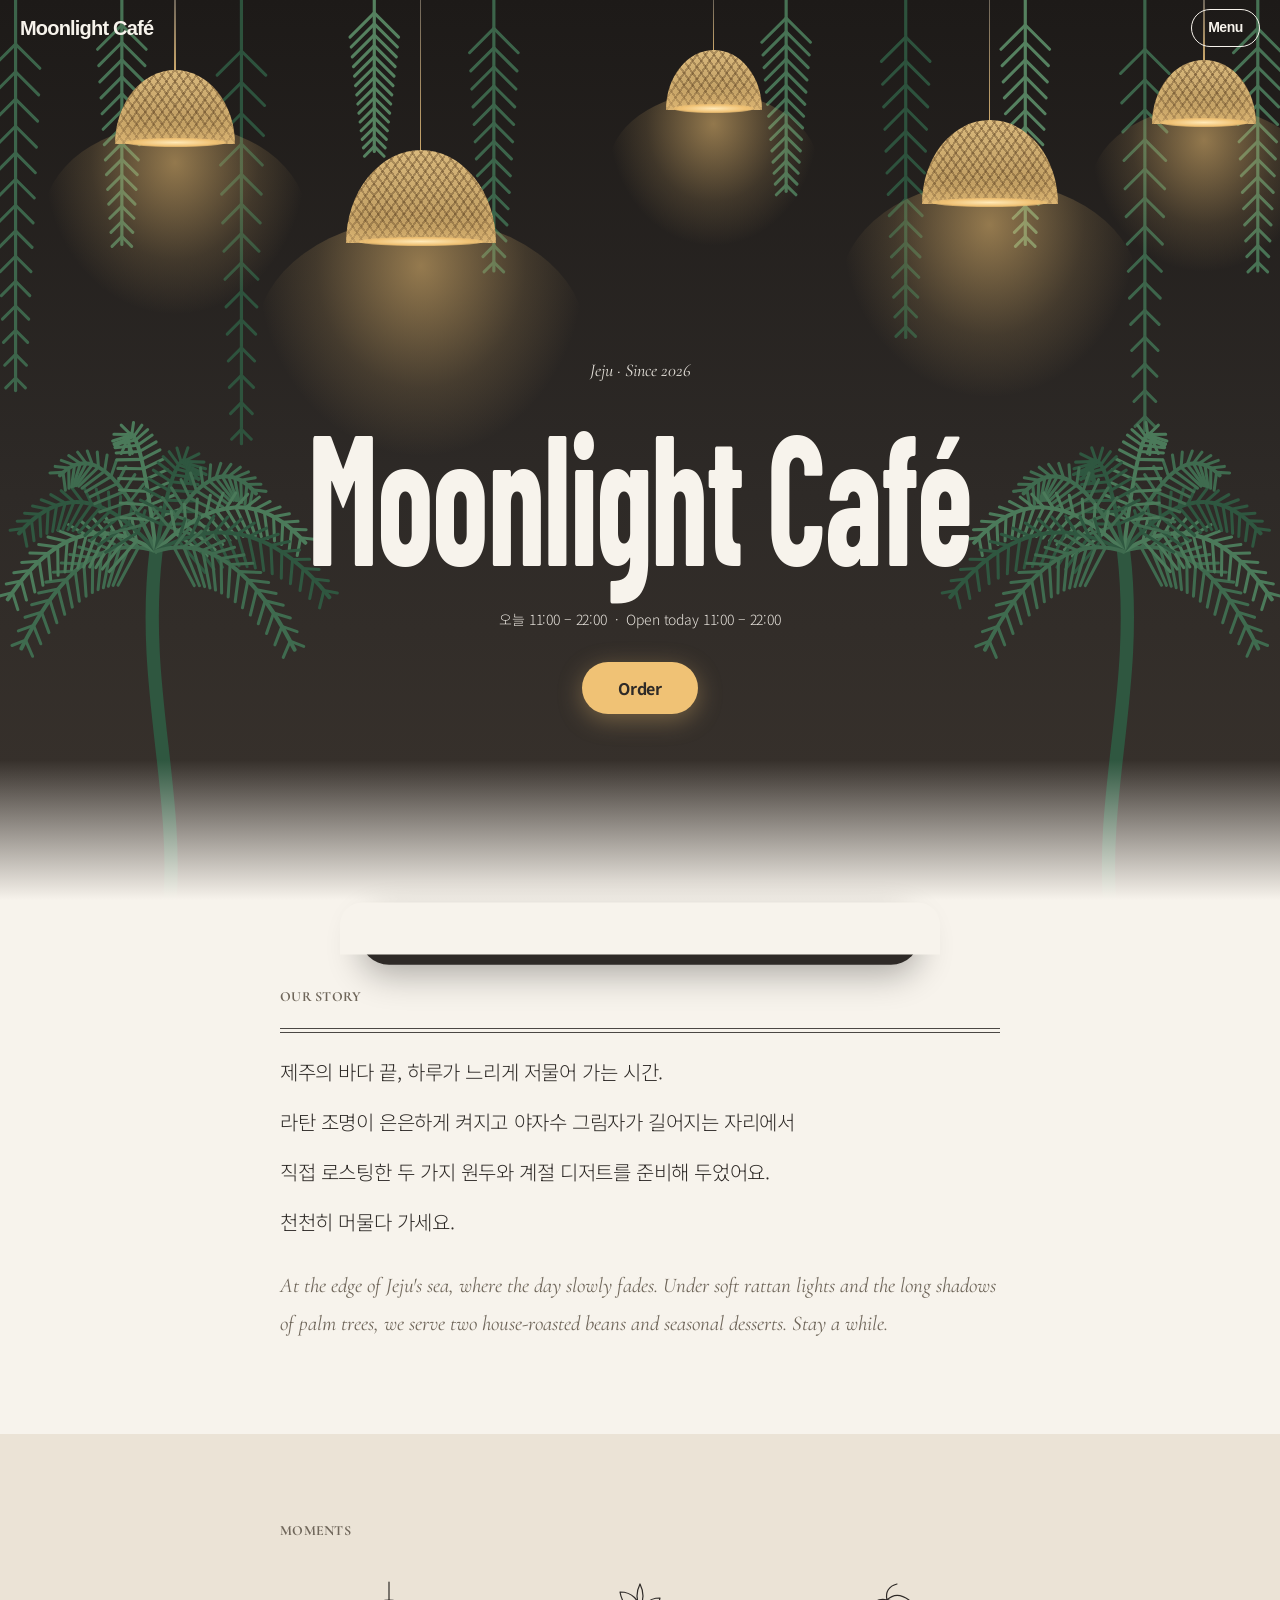
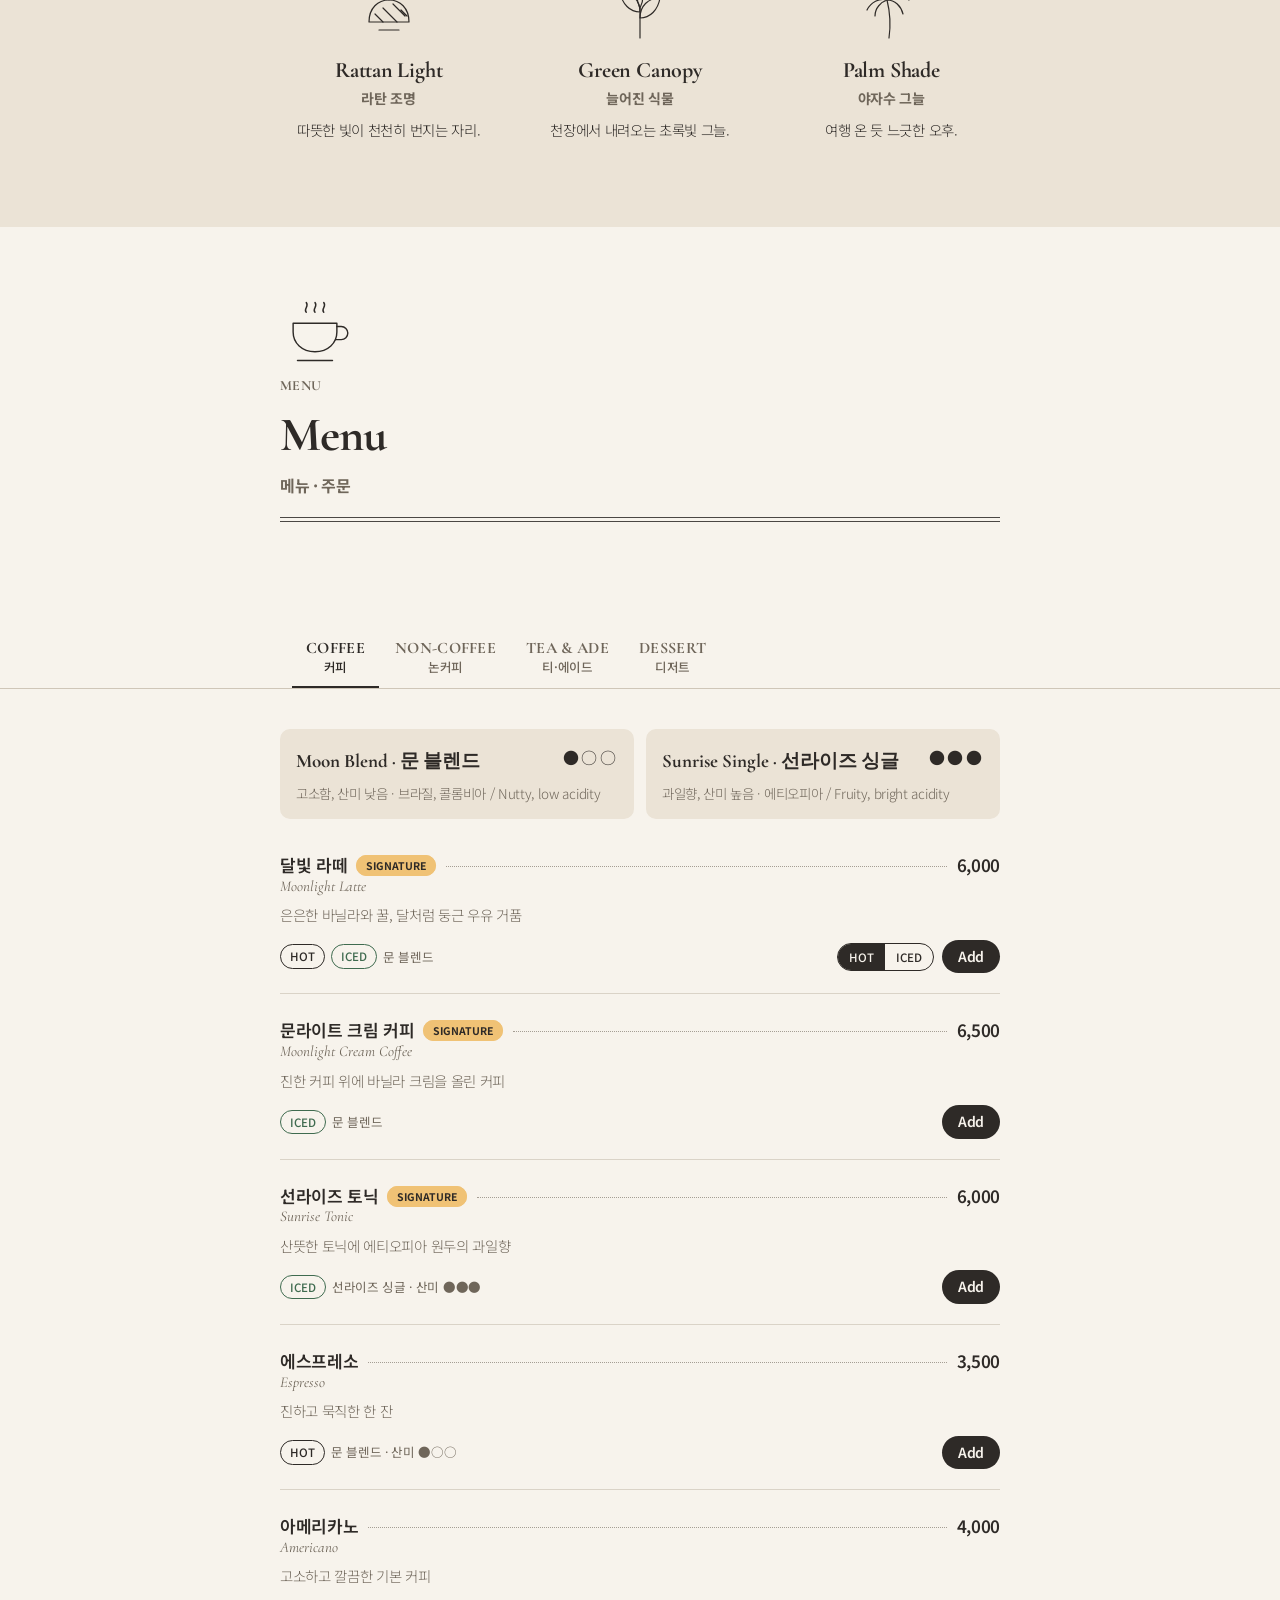
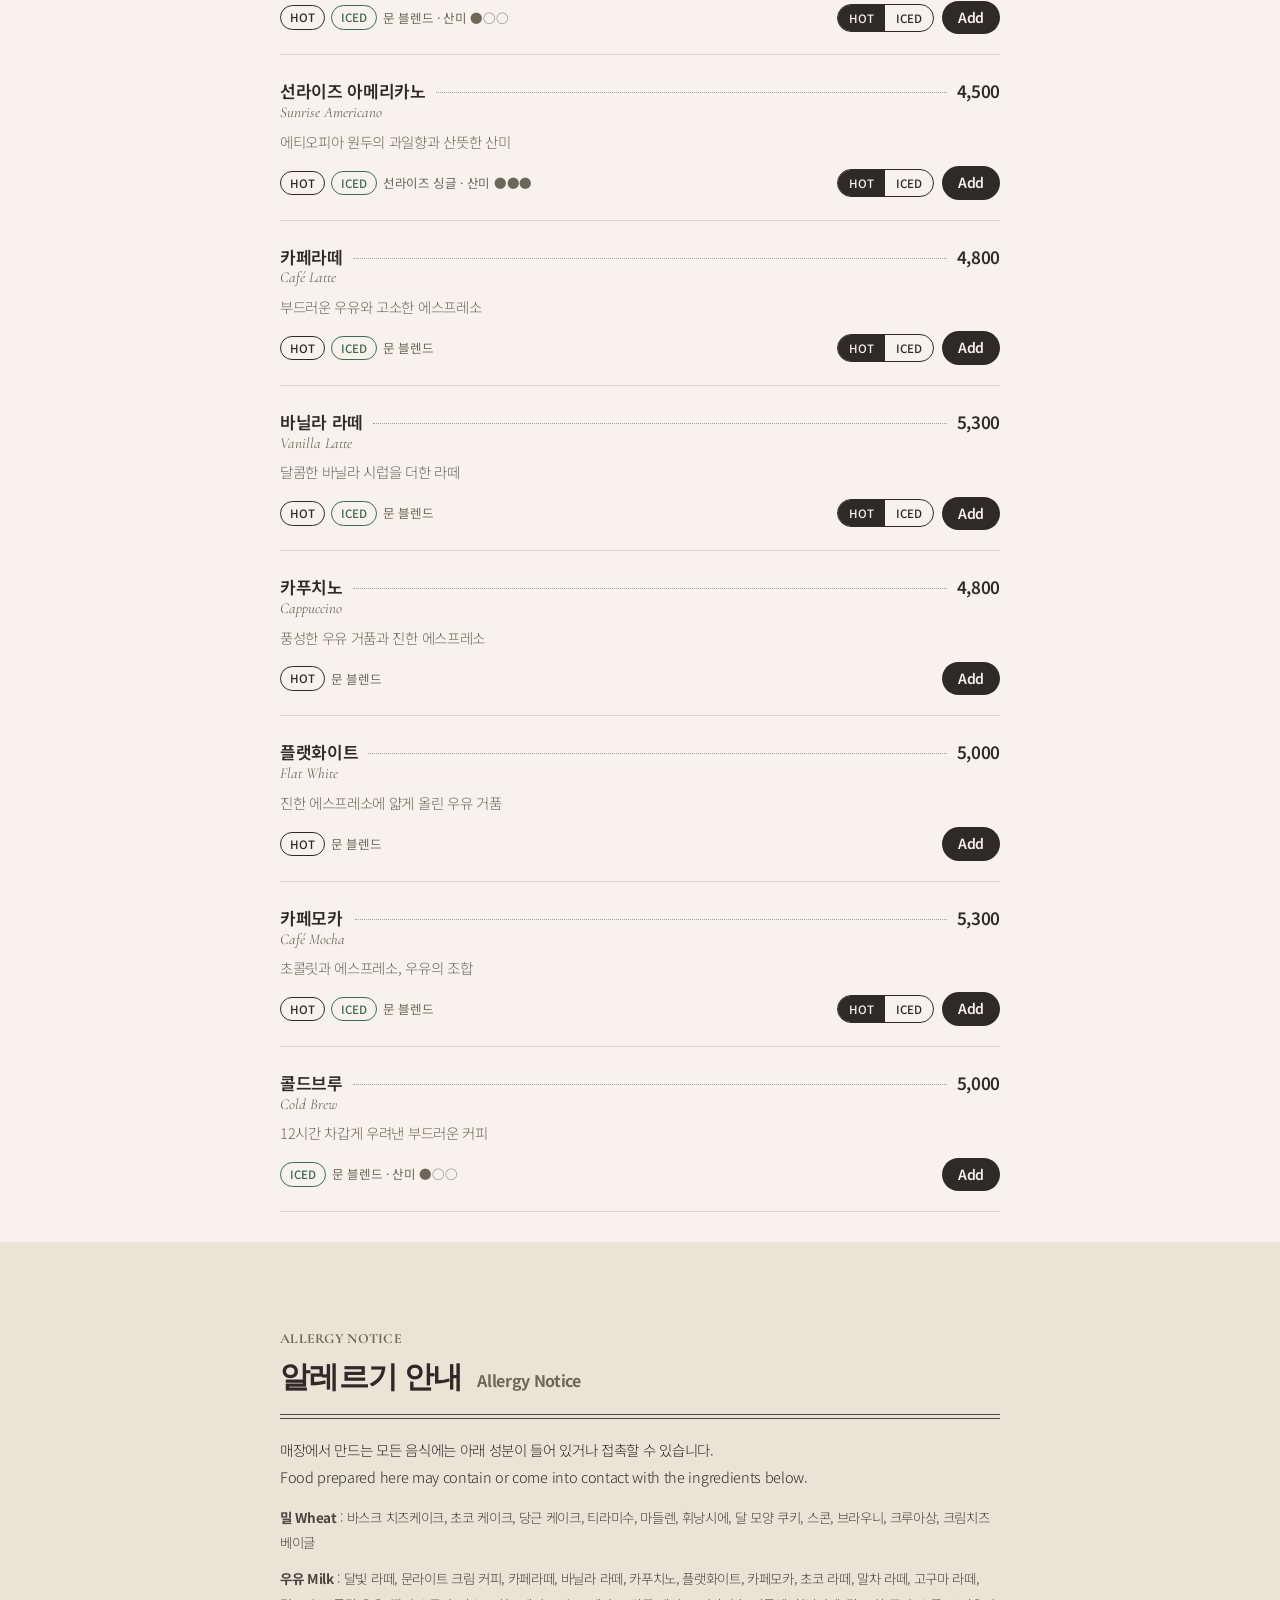
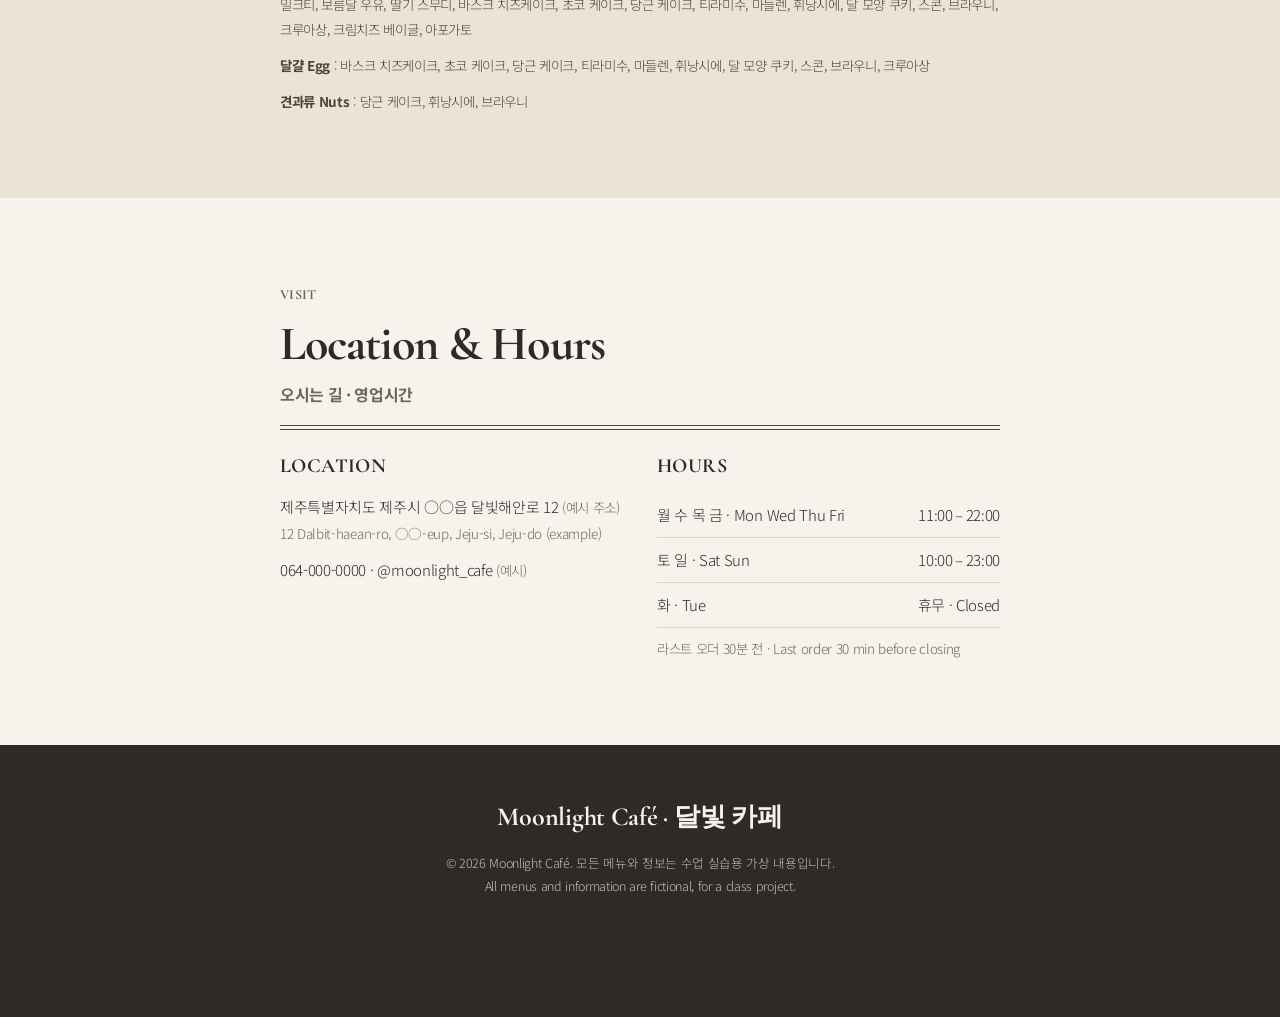
<file: index.html>
<!DOCTYPE html>
<html lang="ko">
<head>
<meta charset="utf-8">
<meta name="viewport" content="width=device-width, initial-scale=1">
<title>Moonlight Café · 달빛 카페</title>
<meta http-equiv="refresh" content="0; url=cafe/">
<link rel="canonical" href="cafe/">
<script>location.replace('cafe/' + location.search + location.hash);</script>
<style>body{margin:0;min-height:100vh;display:flex;align-items:center;justify-content:center;background:#2E2A27;color:#F7F3EC;font-family:Helvetica,Arial,'Noto Sans KR',sans-serif}a{color:#F0C275}</style>
</head>
<body>
<p><a href="cafe/">Moonlight Café · 달빛 카페로 이동합니다 / Redirecting…</a></p>
</body>
</html>
</file>
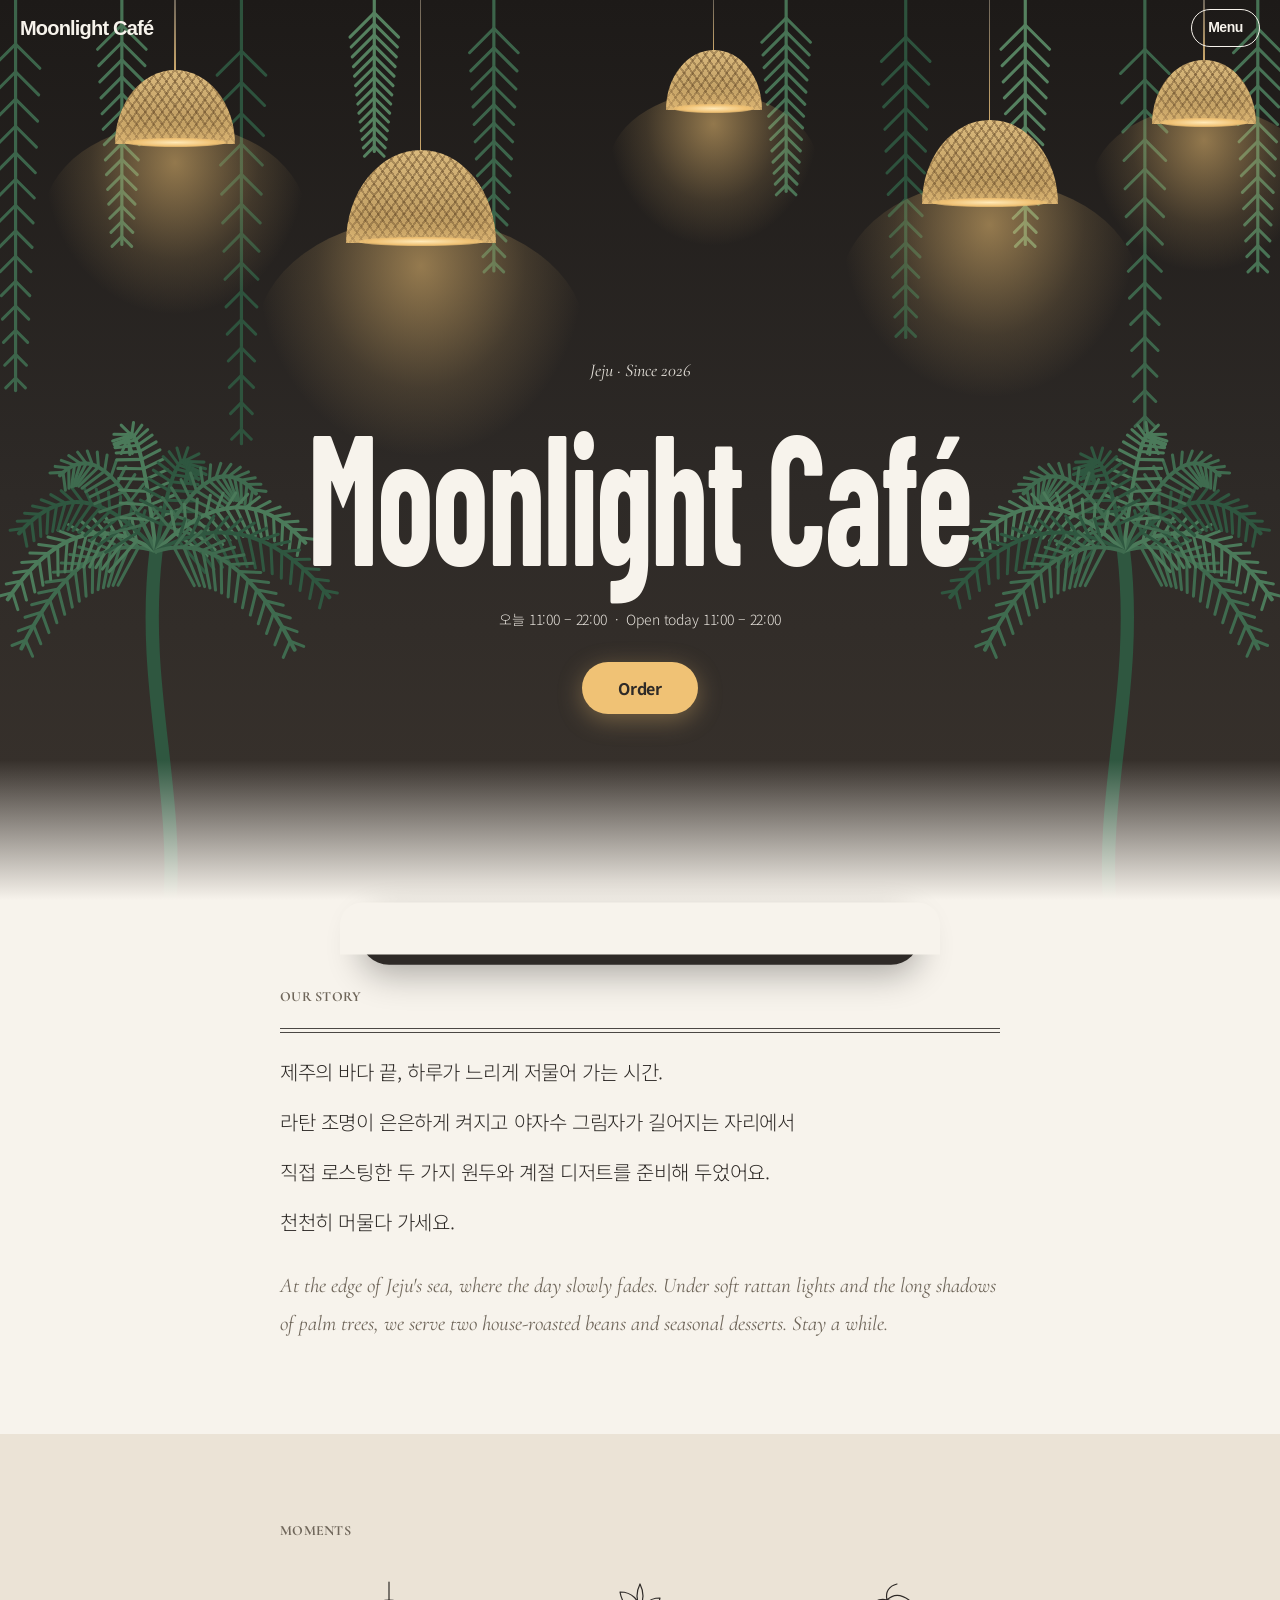
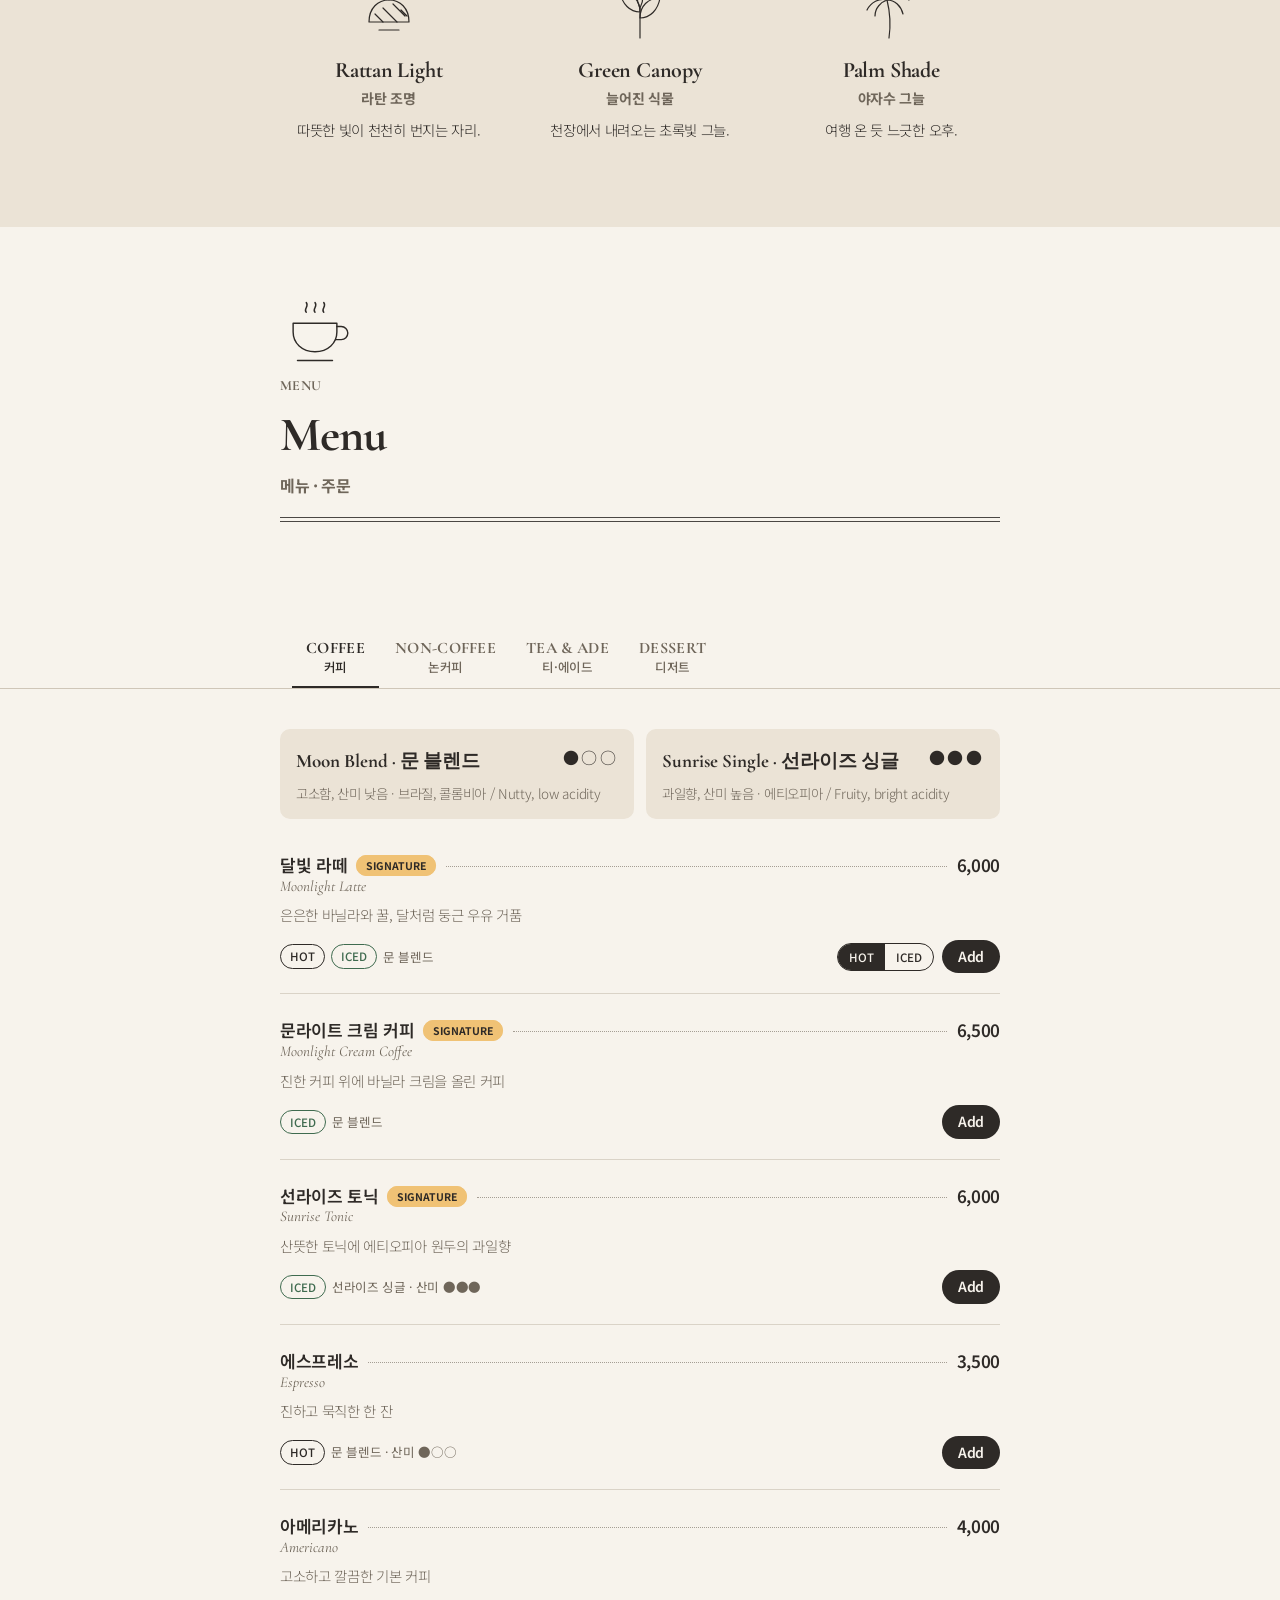
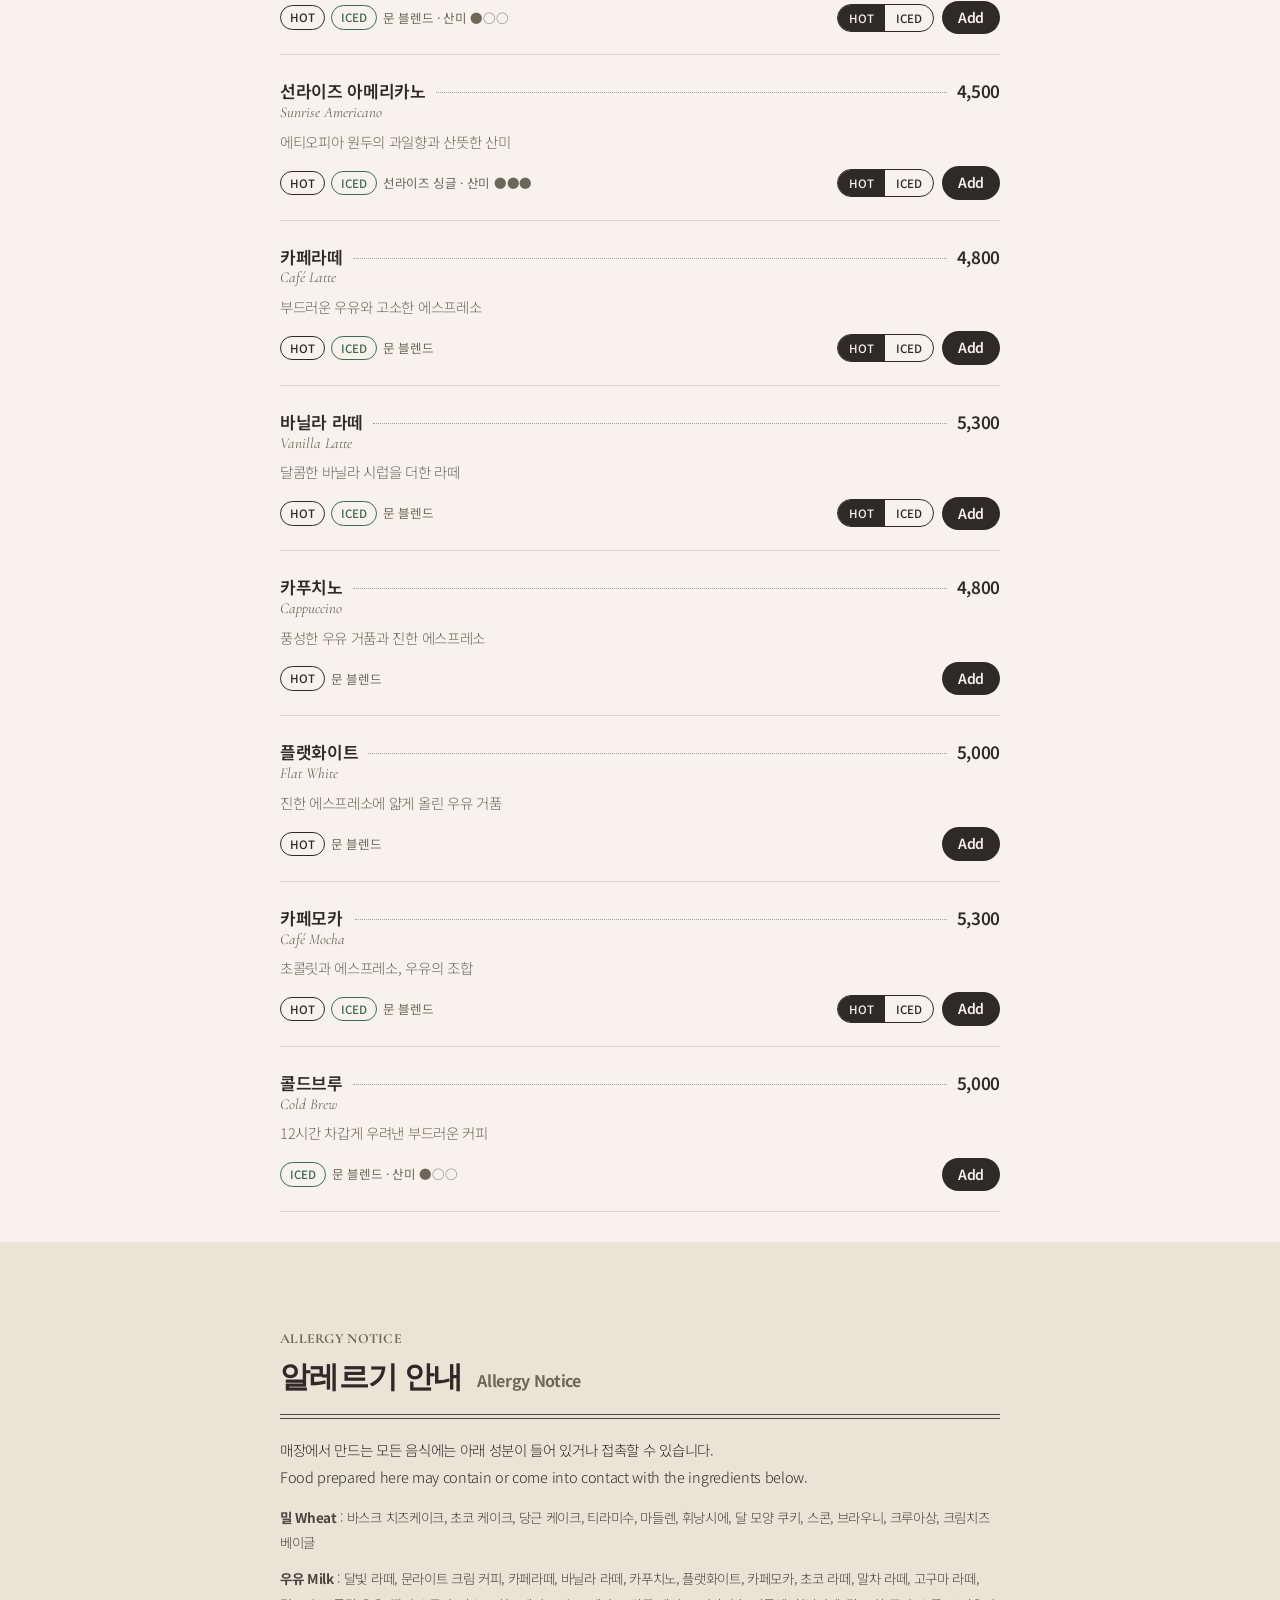
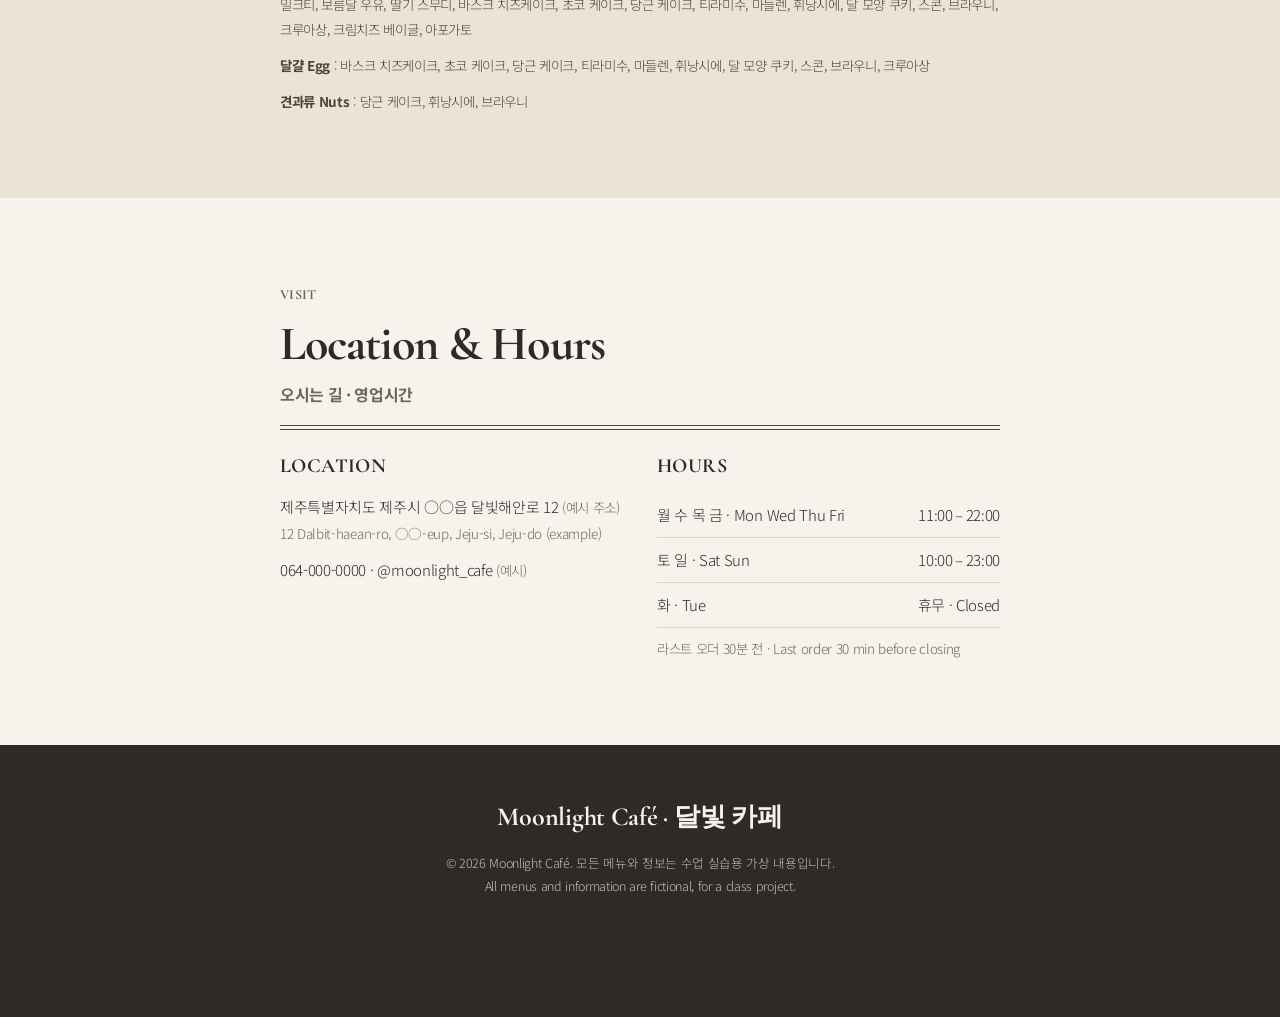
<file: cafe/index.html>
<!DOCTYPE html>
<html lang="ko">
<head>
<meta charset="utf-8">
<meta name="viewport" content="width=device-width, initial-scale=1">
<title>Moonlight Café · 달빛 카페</title>
<link rel="preconnect" href="https://fonts.googleapis.com">
<link rel="preconnect" href="https://fonts.gstatic.com" crossorigin>
<link href="https://fonts.googleapis.com/css2?family=Cormorant+Garamond:ital,wght@0,400;0,500;0,600;0,700;1,400&family=Noto+Sans+KR:wght@300;400;500;600;700&family=Barlow+Condensed:wght@600;700&display=swap" rel="stylesheet">
<link rel="stylesheet" href="style.css">
</head>
<body>
<script>document.documentElement.classList.add('js')</script>

<header class="header" id="header">
  <div class="brand">Moonlight Café</div>
  <button class="menu-btn" data-go="menu">Menu</button>
</header>

<!-- ================= HERO ================= -->
<div class="hero" id="top">
  <svg class="plants" id="plants" viewBox="0 0 1000 420" preserveAspectRatio="xMidYMin slice" aria-hidden="true"></svg>
  <svg class="palm left" id="palmL" viewBox="0 0 300 420" preserveAspectRatio="xMinYMax meet" aria-hidden="true"></svg>
  <svg class="palm right" id="palmR" viewBox="0 0 300 420" preserveAspectRatio="xMinYMax meet" aria-hidden="true"></svg>

  <div class="lamp" style="--x:9%;--cord:70px;--w:clamp(64px,15vw,120px);--dur:6.5s;--delay:-1s"><div class="cord"></div><div class="shade"></div><div class="glow"></div></div>
  <div class="lamp" style="--x:27%;--cord:150px;--w:clamp(80px,19vw,150px);--dur:7.5s;--delay:-3s"><div class="cord"></div><div class="shade"></div><div class="glow"></div></div>
  <div class="lamp" style="--x:52%;--cord:50px;--w:clamp(56px,12vw,96px);--dur:6s;--delay:-2s"><div class="cord"></div><div class="shade"></div><div class="glow"></div></div>
  <div class="lamp" style="--x:72%;--cord:120px;--w:clamp(76px,17vw,136px);--dur:8s;--delay:-4s"><div class="cord"></div><div class="shade"></div><div class="glow"></div></div>
  <div class="lamp" style="--x:90%;--cord:60px;--w:clamp(60px,13vw,104px);--dur:7s;--delay:-.5s"><div class="cord"></div><div class="shade"></div><div class="glow"></div></div>

  <div class="hero-content">
    <div class="eyebrow">Jeju · Since 2026</div>
    <h1>Moonlight Café</h1>
    <div class="hours">오늘 11:00 – 22:00 &nbsp;·&nbsp; Open today 11:00 – 22:00</div>
    <button class="cta" data-go="menu">Order</button>
  </div>
</div>

<!-- ================= STORY ================= -->
<section class="story">
  <div class="wrap reveal">
    <div class="kicker">Our Story</div>
    <hr class="double-rule">
    <p>제주의 바다 끝, 하루가 느리게 저물어 가는 시간.</p>
    <p>라탄 조명이 은은하게 켜지고 야자수 그림자가 길어지는 자리에서</p>
    <p>직접 로스팅한 두 가지 원두와 계절 디저트를 준비해 두었어요.</p>
    <p>천천히 머물다 가세요.</p>
    <p class="en">At the edge of Jeju's sea, where the day slowly fades. Under soft rattan lights and the long shadows of palm trees, we serve two house-roasted beans and seasonal desserts. Stay a while.</p>
  </div>
</section>

<!-- ================= MOMENTS ================= -->
<section class="moments">
  <div class="wrap">
    <div class="kicker reveal">Moments</div>
    <div class="moment-grid">
      <div class="moment reveal">
        <svg viewBox="0 0 64 64"><path d="M32 4v18"/><path d="M12 44c0-14 9-22 20-22s20 8 20 22z"/><path d="M18 36l8 8M26 30l14 14M36 26l12 12M44 32l6 6"/><path d="M22 52h20"/></svg>
        <h3>Rattan Light</h3><div class="ko">라탄 조명</div>
        <p>따뜻한 빛이 천천히 번지는 자리.</p>
      </div>
      <div class="moment reveal">
        <svg viewBox="0 0 64 64"><path d="M32 60V30"/><path d="M32 34C22 34 14 26 12 14c12 0 20 8 20 20z"/><path d="M32 40C42 40 50 32 52 20c-12 0-20 8-20 20z"/><path d="M32 30C28 22 28 14 32 6c4 8 4 16 0 24z"/></svg>
        <h3>Green Canopy</h3><div class="ko">늘어진 식물</div>
        <p>천장에서 내려오는 초록빛 그늘.</p>
      </div>
      <div class="moment reveal">
        <svg viewBox="0 0 64 64"><path d="M30 60c2-14 1-26-2-38"/><path d="M28 22c-8-2-16 2-20 10M28 22c-2-8 2-14 10-16M28 22c6-6 14-6 22 0M28 22c8 0 14 6 16 14M28 22c-6 2-12 8-12 16"/></svg>
        <h3>Palm Shade</h3><div class="ko">야자수 그늘</div>
        <p>여행 온 듯 느긋한 오후.</p>
      </div>
    </div>
  </div>
</section>

<!-- ================= MENU ================= -->
<section class="menu-sec" id="menu">
  <div class="wrap">
    <svg class="logo-cup" viewBox="0 0 64 64" aria-hidden="true"><path d="M24 14c-3-3 3-5 0-9M32 14c-3-3 3-5 0-9M40 14c-3-3 3-5 0-9"/><path d="M12 24h40v8c0 10-8 18-20 18S12 42 12 32z"/><path d="M52 27h4a5 5 0 0 1 0 12h-5"/><path d="M16 58h32"/></svg>
    <div class="kicker">Menu</div>
    <h2 class="h2">Menu <small>메뉴 · 주문</small></h2>
    <hr class="double-rule">
  </div>
</section>
<nav class="tabs" id="tabs"><div class="wrap" id="tabWrap"></div></nav>
<div class="menu-body"><div class="wrap" id="menuList"></div></div>

<!-- ================= ALLERGY ================= -->
<section class="allergy">
  <div class="wrap reveal">
    <div class="kicker">Allergy Notice</div>
    <h2 class="h2" style="font-size:30px">알레르기 안내 <small style="display:inline;margin-left:8px">Allergy Notice</small></h2>
    <hr class="double-rule">
    <p>매장에서 만드는 모든 음식에는 아래 성분이 들어 있거나 접촉할 수 있습니다.<br>Food prepared here may contain or come into contact with the ingredients below.</p>
    <dl id="allergyList"></dl>
  </div>
</section>

<!-- ================= INFO ================= -->
<section>
  <div class="wrap reveal">
    <div class="kicker">Visit</div>
    <h2 class="h2">Location & Hours <small>오시는 길 · 영업시간</small></h2>
    <hr class="double-rule">
    <div class="info-grid">
      <div class="info">
        <h3>Location</h3>
        <p>제주특별자치도 제주시 ○○읍 달빛해안로 12 <span class="en">(예시 주소)</span></p>
        <p class="en">12 Dalbit-haean-ro, ○○-eup, Jeju-si, Jeju-do (example)</p>
        <p style="margin-top:10px">064-000-0000 · @moonlight_cafe <span class="en">(예시)</span></p>
      </div>
      <div class="info">
        <h3>Hours</h3>
        <table>
          <tr><td>월 수 목 금 · Mon Wed Thu Fri</td><td>11:00 – 22:00</td></tr>
          <tr><td>토 일 · Sat Sun</td><td>10:00 – 23:00</td></tr>
          <tr><td>화 · Tue</td><td>휴무 · Closed</td></tr>
        </table>
        <p class="en" style="margin-top:8px">라스트 오더 30분 전 · Last order 30 min before closing</p>
      </div>
    </div>
  </div>
</section>

<footer>
  <div class="brand">Moonlight Café · 달빛 카페</div>
  <p>© 2026 Moonlight Café. 모든 메뉴와 정보는 수업 실습용 가상 내용입니다.<br>All menus and information are fictional, for a class project.</p>
</footer>

<!-- ================= CART ================= -->
<div class="cartbar" id="cartbar" role="button" tabindex="0" aria-label="주문 보기">
  <span><span class="count" id="cartCount">0</span><span class="view">Review</span></span>
  <span class="total" id="cartTotal">0</span>
</div>
<div class="overlay" id="overlay"></div>
<div class="sheet" id="sheet" role="dialog" aria-modal="true" aria-label="주문 요약"></div>

<script src="menu.js"></script>
<script src="script.js"></script>
</body>
</html>
</file>
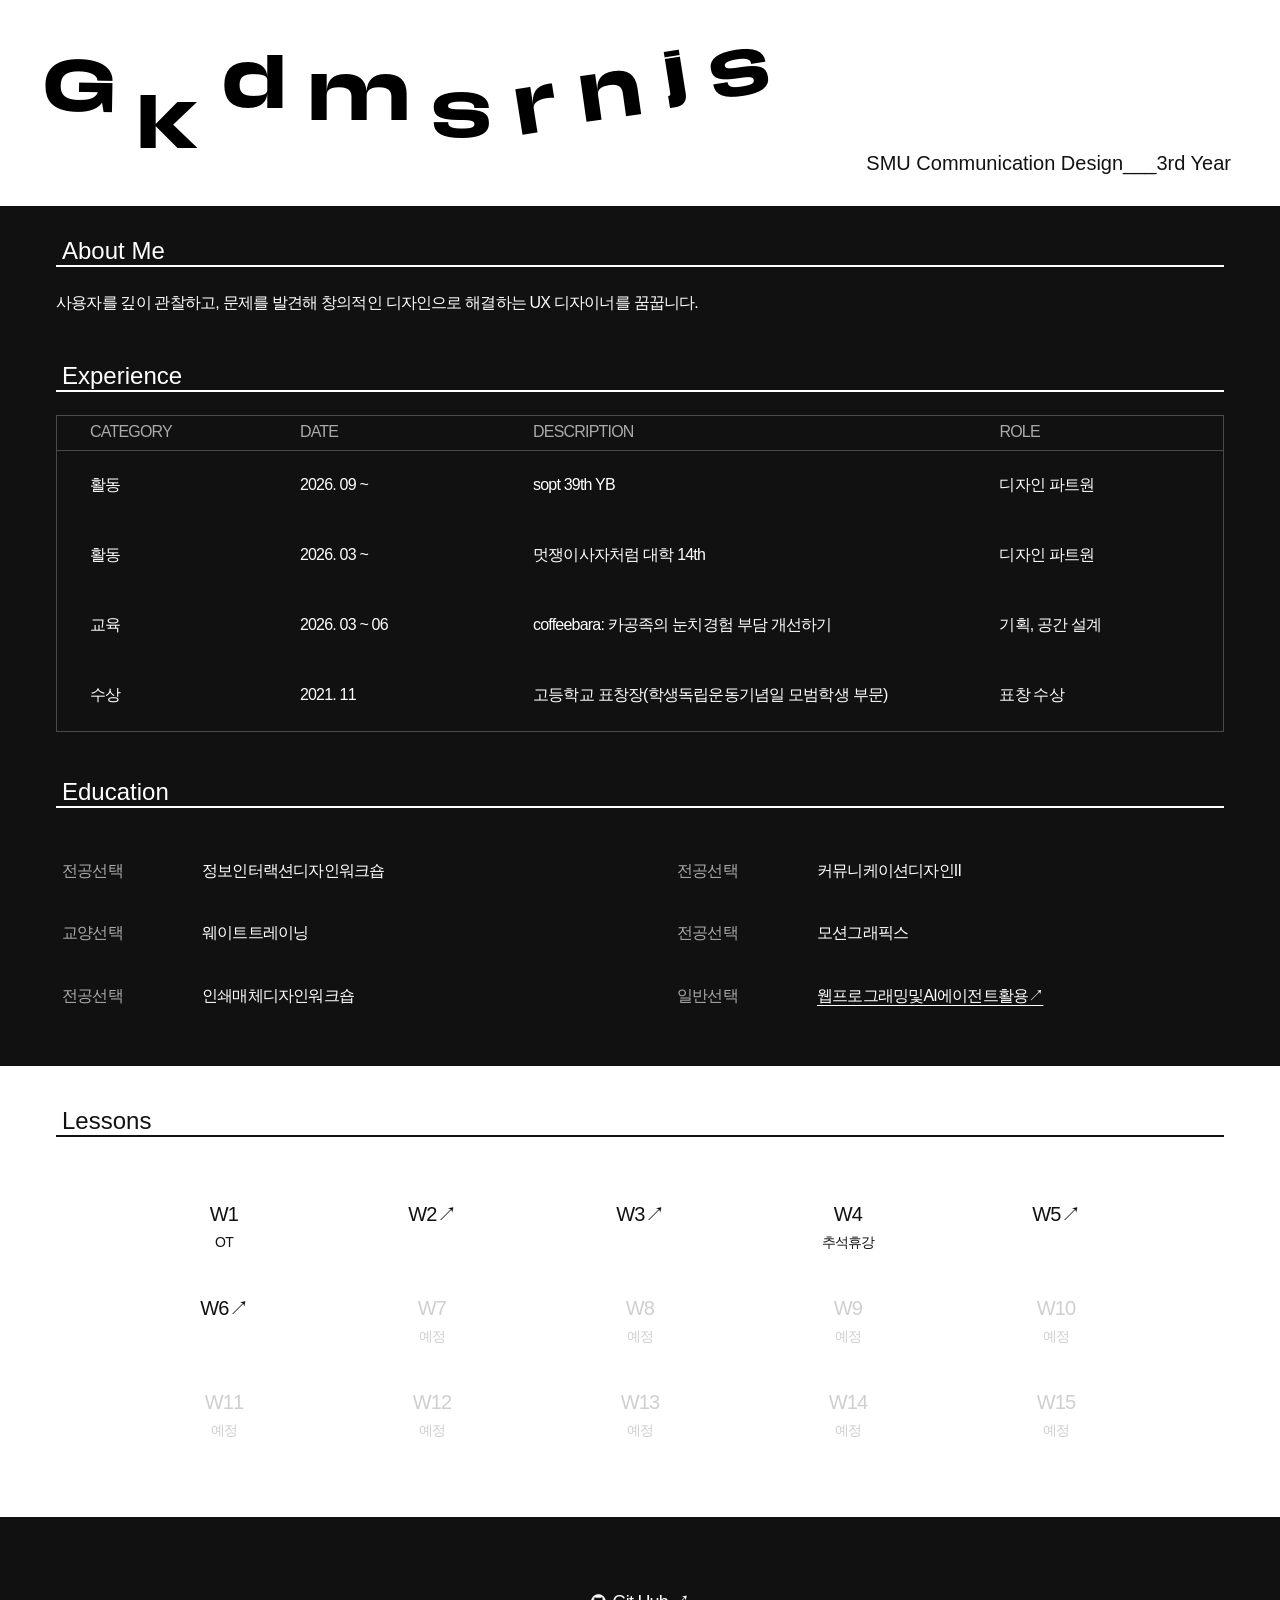
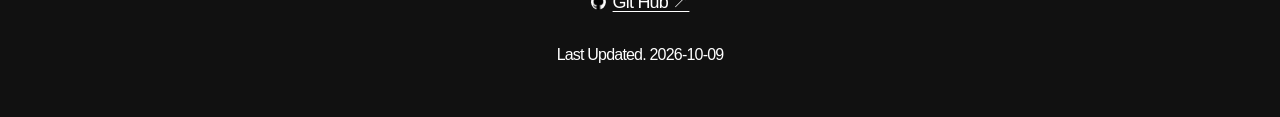
<file: MidTerm/index.html>
<!doctype html>
<html lang="ko">
  <head>
    <meta charset="UTF-8" />
    <meta name="viewport" content="width=device-width, initial-scale=1.0" />
    <title>Resume Portfolio</title>
    <link rel="stylesheet" href="style.css" />
  </head>
  <body>
    <header class="top">
      <div class="name-image" aria-label="G k d m s r n j s">
        <span class="letter l1">G</span>
        <span class="letter l2">k</span>
        <span class="letter l3">d</span>
        <span class="letter l4">m</span>
        <span class="letter l5">s</span>
        <span class="letter l6">r</span>
        <span class="letter l7">n</span>
        <span class="letter l8">j</span>
        <span class="letter l9">s</span>
      </div>

      <p class="school">SMU Communication Design___3rd Year</p>
    </header>

    <main>
      <section class="dark-section">
        <div class="inner">
          <section class="section-block">
            <h2>About Me</h2>
            <p class="about-text">
              사용자를 깊이 관찰하고, 문제를 발견해 창의적인 디자인으로 해결하는
              UX 디자이너를 꿈꿉니다.
            </p>
          </section>

          <section class="section-block">
            <h2>Experience</h2>

            <div class="table-wrap">
              <table>
                <thead>
                  <tr>
                    <th>CATEGORY</th>
                    <th>DATE</th>
                    <th>DESCRIPTION</th>
                    <th>ROLE</th>
                  </tr>
                </thead>

                <tbody>
                  <tr>
                    <td>활동</td>
                    <td>2026. 09 ~</td>
                    <td>sopt 39th YB</td>
                    <td>디자인 파트원</td>
                  </tr>
                  <tr>
                    <td>활동</td>
                    <td>2026. 03 ~</td>
                    <td>멋쟁이사자처럼 대학 14th</td>
                    <td>디자인 파트원</td>
                  </tr>
                  <tr>
                    <td>교육</td>
                    <td>2026. 03 ~ 06</td>
                    <td>coffeebara: 카공족의 눈치경험 부담 개선하기</td>
                    <td>기획, 공간 설계</td>
                  </tr>
                  <tr>
                    <td>수상</td>
                    <td>2021. 11</td>
                    <td>고등학교 표창장(학생독립운동기념일 모범학생 부문)</td>
                    <td>표창 수상</td>
                  </tr>
                </tbody>
              </table>
            </div>
          </section>

          <section class="section-block education">
            <h2>Education</h2>

            <div class="education-list">
              <p><span>전공선택</span>정보인터랙션디자인워크숍</p>
              <p><span>전공선택</span>커뮤니케이션디자인II</p>
              <p><span>교양선택</span>웨이트트레이닝</p>
              <p><span>전공선택</span>모션그래픽스</p>
              <p><span>전공선택</span>인쇄매체디자인워크숍</p>
              <p>
                <span>일반선택</span>
                <a href="#lessons">웹프로그래밍및AI에이전트활용↗</a>
              </p>
            </div>
          </section>
        </div>
      </section>

      <section class="lessons-section" id="lessons">
        <div class="inner">
          <h2>Lessons</h2>

          <div class="lesson-grid">
            <div class="lesson">
              <strong>W1</strong>
              <span>OT</span>
            </div>

            <a class="lesson active" href="../WebClass/doc01.html">
              <strong>W2↗</strong>
            </a>

            <a class="lesson active" href="../WebClass/doc02.html">
              <strong>W3↗</strong>
            </a>

            <div class="lesson">
              <strong>W4</strong>
              <span>추석휴강</span>
            </div>

            <a class="lesson active" href="../WebClass/doc03.html">
              <strong>W5↗</strong>
            </a>

            <a class="lesson active" href="../WebClass/doc04.html">
              <strong>W6↗</strong>
            </a>

            <div class="lesson muted">
              <strong>W7</strong>
              <span>예정</span>
            </div>

            <div class="lesson muted">
              <strong>W8</strong>
              <span>예정</span>
            </div>

            <div class="lesson muted">
              <strong>W9</strong>
              <span>예정</span>
            </div>

            <div class="lesson muted">
              <strong>W10</strong>
              <span>예정</span>
            </div>

            <div class="lesson muted">
              <strong>W11</strong>
              <span>예정</span>
            </div>

            <div class="lesson muted">
              <strong>W12</strong>
              <span>예정</span>
            </div>

            <div class="lesson muted">
              <strong>W13</strong>
              <span>예정</span>
            </div>

            <div class="lesson muted">
              <strong>W14</strong>
              <span>예정</span>
            </div>

            <div class="lesson muted">
              <strong>W15</strong>
              <span>예정</span>
            </div>
          </div>
        </div>
      </section>
    </main>

    <footer>
      <a
        class="github-link"
        href="https://github.com/gkdmsrnjs/WebClass"
        target="_blank"
        rel="noopener"
      >
        <img src="/MidTerm/Source/GitHub_L.svg" alt="" width="16" height="16" />
        <span>Git Hub ↗</span>
      </a>

      <p>Last Updated. 2026-10-09</p>
    </footer>
  </body>
</html>
</file>
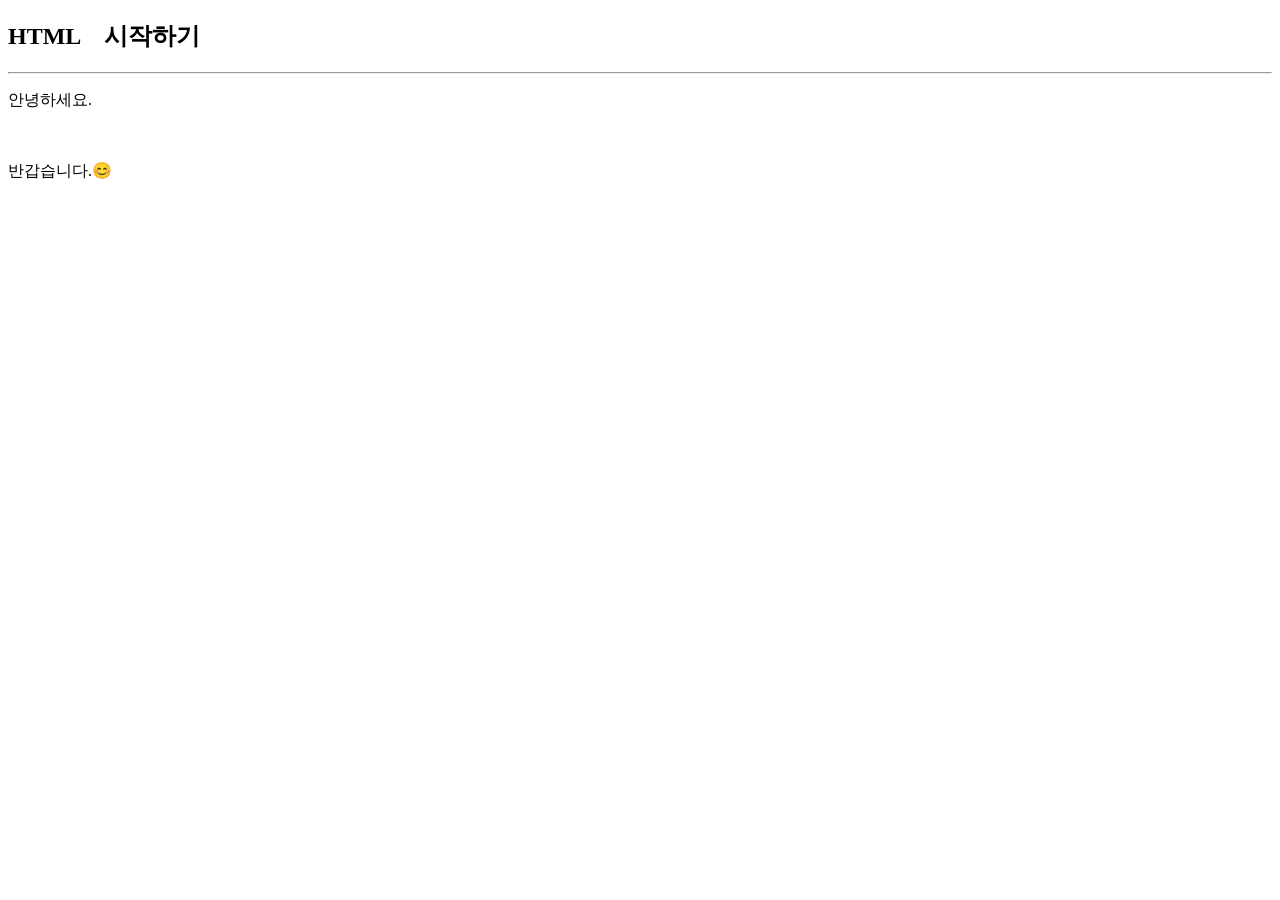
<file: doc01.html>
<!doctype html>
<html>
  <head>
    <title>W2</title>
    <meta charset="UTF-8" />
  </head>
  <body>
    <h2>HTML &nbsp; &nbsp;시작하기</h2>
    <hr />
    <p>안녕하세요.</p>
    <br />
    <p>반갑습니다.😊</p>
  </body>
</html>
</file>
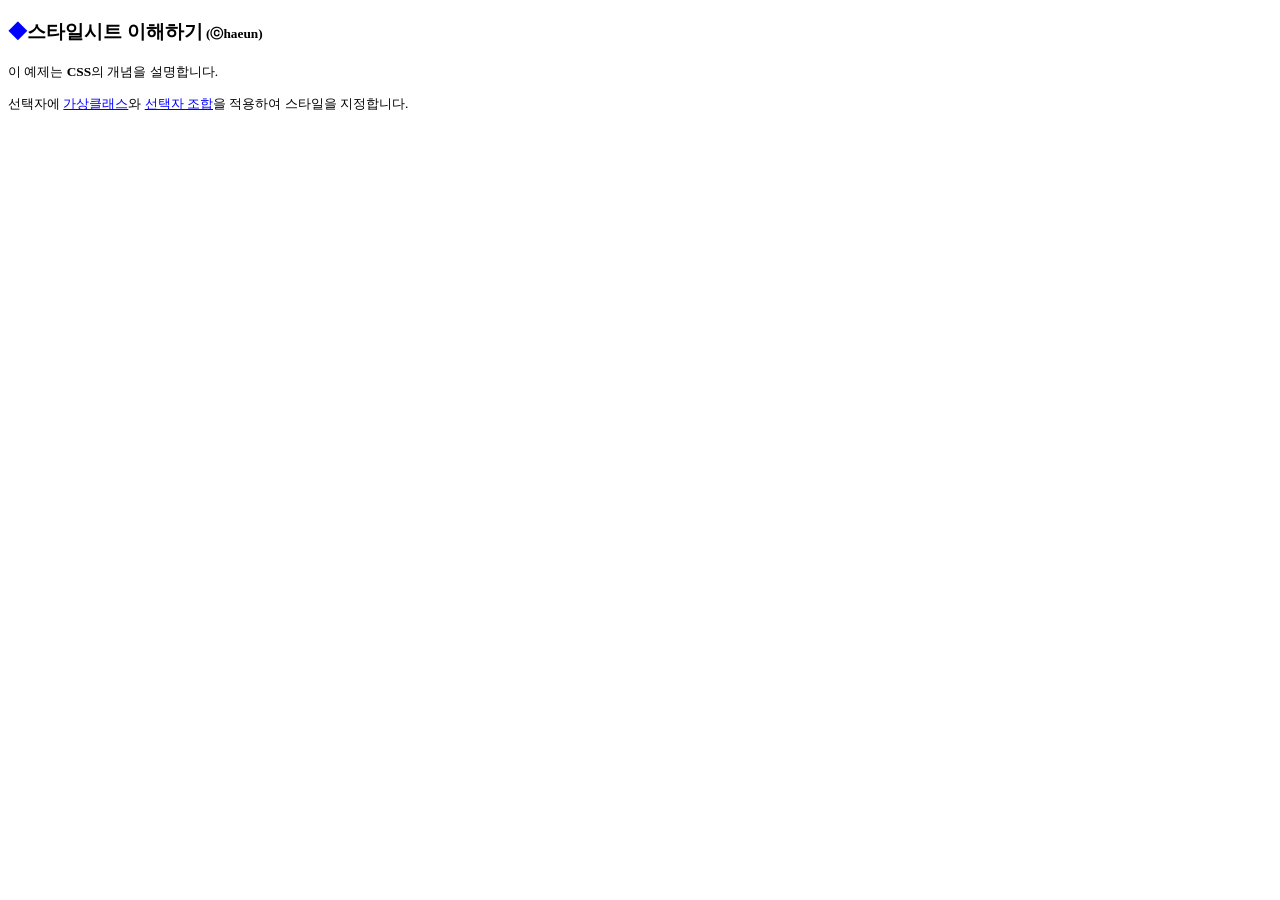
<file: doc03.html>
<!doctype html>
<html>
  <title>W5</title>
  <head>
    <style type="text/css">
      p {
        font-size: 10pt;
      }
      a:link {
        color: blue;
      }
      a:visited {
        color: green;
      }
      h3:before {
        content: '◆';
        color: blue;
      }
      h3:after {
        content: ' (ⓒhaeun)';
        font-size: 10pt;
      }
    </style>
  </head>
  <body>
    <h3><strong>스타일시트</strong> 이해하기</h3>
    <p>이 예제는 <strong>CSS</strong>의 개념을 설명합니다.</p>
    <p>
      선택자에 <a href="http://www.w3c.org">가상클래스</a>와
      <a href="https://www.smu.ac.kr">선택자 조합</a>을 적용하여 스타일을
      지정합니다.
    </p>
  </body>
</html>
</file>
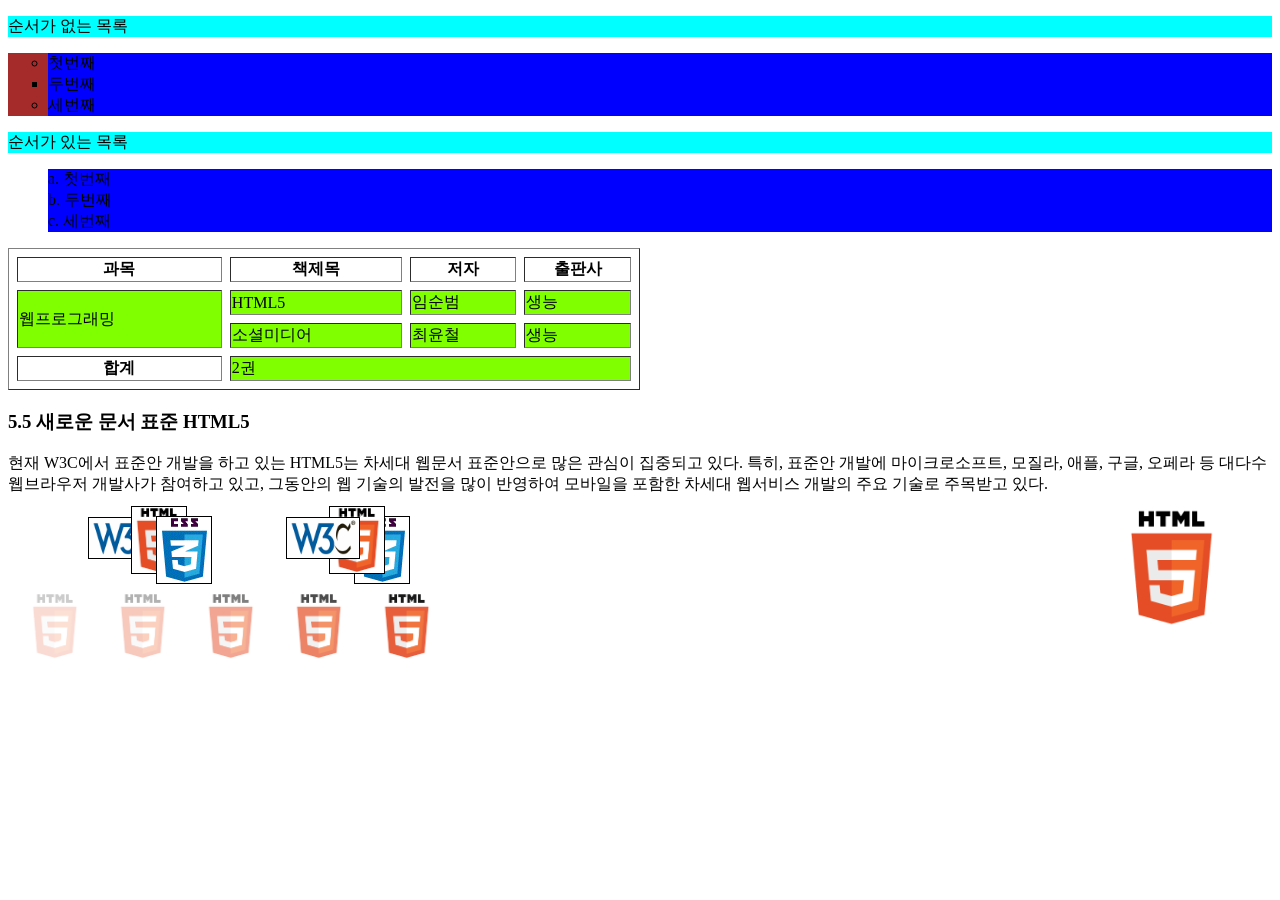
<file: doc04.html>
<!doctype html>
<html>
  <title>W6</title>
  <head>
    <meta charset="UTF-8" />
    <style type="text/css">
      ol li {
        list-style-type: lower-alpha;
      }
      ol {
        list-style-position: inside;
      }
      ul {
        list-style-position: outside;
      }
      li.kor {
        list-style-type: square;
      }
      li.usa {
        list-style-type: circle;
      }
      /* li.usa {
        list-style-image: url(.gif);
      }*/
      #book {
        width: 50%;
        min-width: 600px;
        border-spacing: 8px;
      }
      p {
        background-color: aqua;
      }
      p:hover {
        background-color: yellow;
        transition: background-color 5s;
      }

      ul {
        background-color: brown;
      }
      li {
        background-color: blue;
      }
      td {
        background-color: chartreuse;
      }

      /* z-index */
      #w3c_z1 {
        z-index: 1;
        position: relative;
        top: -20px;
        left: 80px;
      }
      #h5_z2 {
        z-index: 2;
        position: relative;
        top: -5px;
        left: 45px;
      }
      #css_z3 {
        z-index: 3;
        position: relative;
        top: 5px;
        left: 10px;
      }
      #w3c_z9 {
        z-index: 9;
        position: relative;
        top: -20px;
        left: 80px;
      }
      #h5_z8 {
        z-index: 8;
        position: relative;
        top: -5px;
        left: 45px;
      }
      #css_z7 {
        z-index: 7;
        position: relative;
        top: 5px;
        left: 10px;
      }
      img[id*='_z'] {
        border: 1px solid black;
      }

      /* opacity */
      #intro-text {
        background-color: transparent;
      }
      #h5_op2 {
        opacity: 0.2;
        position: relative;
        top: 10px;
        left: 20px;
      }
      #h5_op3 {
        opacity: 0.3;
        position: relative;
        top: 10px;
        left: 50px;
      }
      #h5_op5 {
        opacity: 0.5;
        position: relative;
        top: 10px;
        left: 80px;
      }
      #h5_op7 {
        opacity: 0.7;
        position: relative;
        top: 10px;
        left: 110px;
      }
      #h5_op9 {
        opacity: 0.9;
        position: relative;
        top: 10px;
        left: 140px;
      }

      /* transform & transition */
      #rotate-img {
        position: absolute;
        top: 100px;
        right: 50px;
        border: none;
        transition: transform 2s;
      }

      #rotate-img:hover {
        transform: rotate(360deg);
      }
      .intro-section {
        position: relative;
      }
      #title:hover {
        border: thick double blue;
        padding: 4px;
        background-color: yellow;
        font-size: xx-large;
        transition:
          border 4s,
          background-color 8s;
      }
    </style>
  </head>
  <body>
    <p>순서가 없는 목록</p>
    <ul>
      <li class="usa">첫번째</li>
      <li class="kor">두번째</li>
      <li class="usa">세번째</li>
    </ul>
    <p>순서가 있는 목록</p>
    <ol>
      <li>첫번째</li>
      <li>두번째</li>
      <li>세번째</li>
    </ol>
    <table border="1" id="book">
      <tr>
        <th>과목</th>
        <th>책제목</th>
        <th>저자</th>
        <th>출판사</th>
      </tr>
      <tr>
        <td rowspan="2">웹프로그래밍</td>
        <td>HTML5</td>
        <td>임순범</td>
        <td>생능</td>
      </tr>
      <tr>
        <td>소셜미디어</td>
        <td>최윤철</td>
        <td>생능</td>
      </tr>
      <tr>
        <th>합계</th>
        <td colspan="3">2권</td>
      </tr>
    </table>

    <!-- z-index -->
    <div class="intro-section">
      <h3>5.5 새로운 문서 표준 <span id="title">HTML5</span></h3>
      <p id="intro-text">
        현재 W3C에서 표준안 개발을 하고 있는 HTML5는 차세대 웹문서 표준안으로
        많은 관심이 집중되고 있다. 특히, 표준안 개발에 마이크로소프트, 모질라,
        애플, 구글, 오페라 등 대다수 웹브라우저 개발사가 참여하고 있고, 그동안의
        웹 기술의 발전을 많이 반영하여 모바일을 포함한 차세대 웹서비스 개발의
        주요 기술로 주목받고 있다.
      </p>
      <!-- transform & transition -->
      <img src="H5_L.gif" id="rotate-img" width="100" />
    </div>

    <img src="W3C_L.gif" id="w3c_z1" width="72" height="40" />
    <img src="H5_L.gif" id="h5_z2" width="54" height="66" />
    <img src="CSS3_L.gif" id="css_z3" width="54" height="66" />
    <img src="W3C_L.gif" id="w3c_z9" width="72" height="40" />
    <img src="H5_L.gif" id="h5_z8" width="54" height="66" />
    <img src="CSS3_L.gif" id="css_z7" width="54" height="66" />

    <!-- opacity -->
    <div class="opacity-group">
      <img src="H5_L.gif" id="h5_op2" width="54" height="66" />
      <img src="H5_L.gif" id="h5_op3" width="54" height="66" />
      <img src="H5_L.gif" id="h5_op5" width="54" height="66" />
      <img src="H5_L.gif" id="h5_op7" width="54" height="66" />
      <img src="H5_L.gif" id="h5_op9" width="54" height="66" />
    </div>
  </body>
</html>
</file>
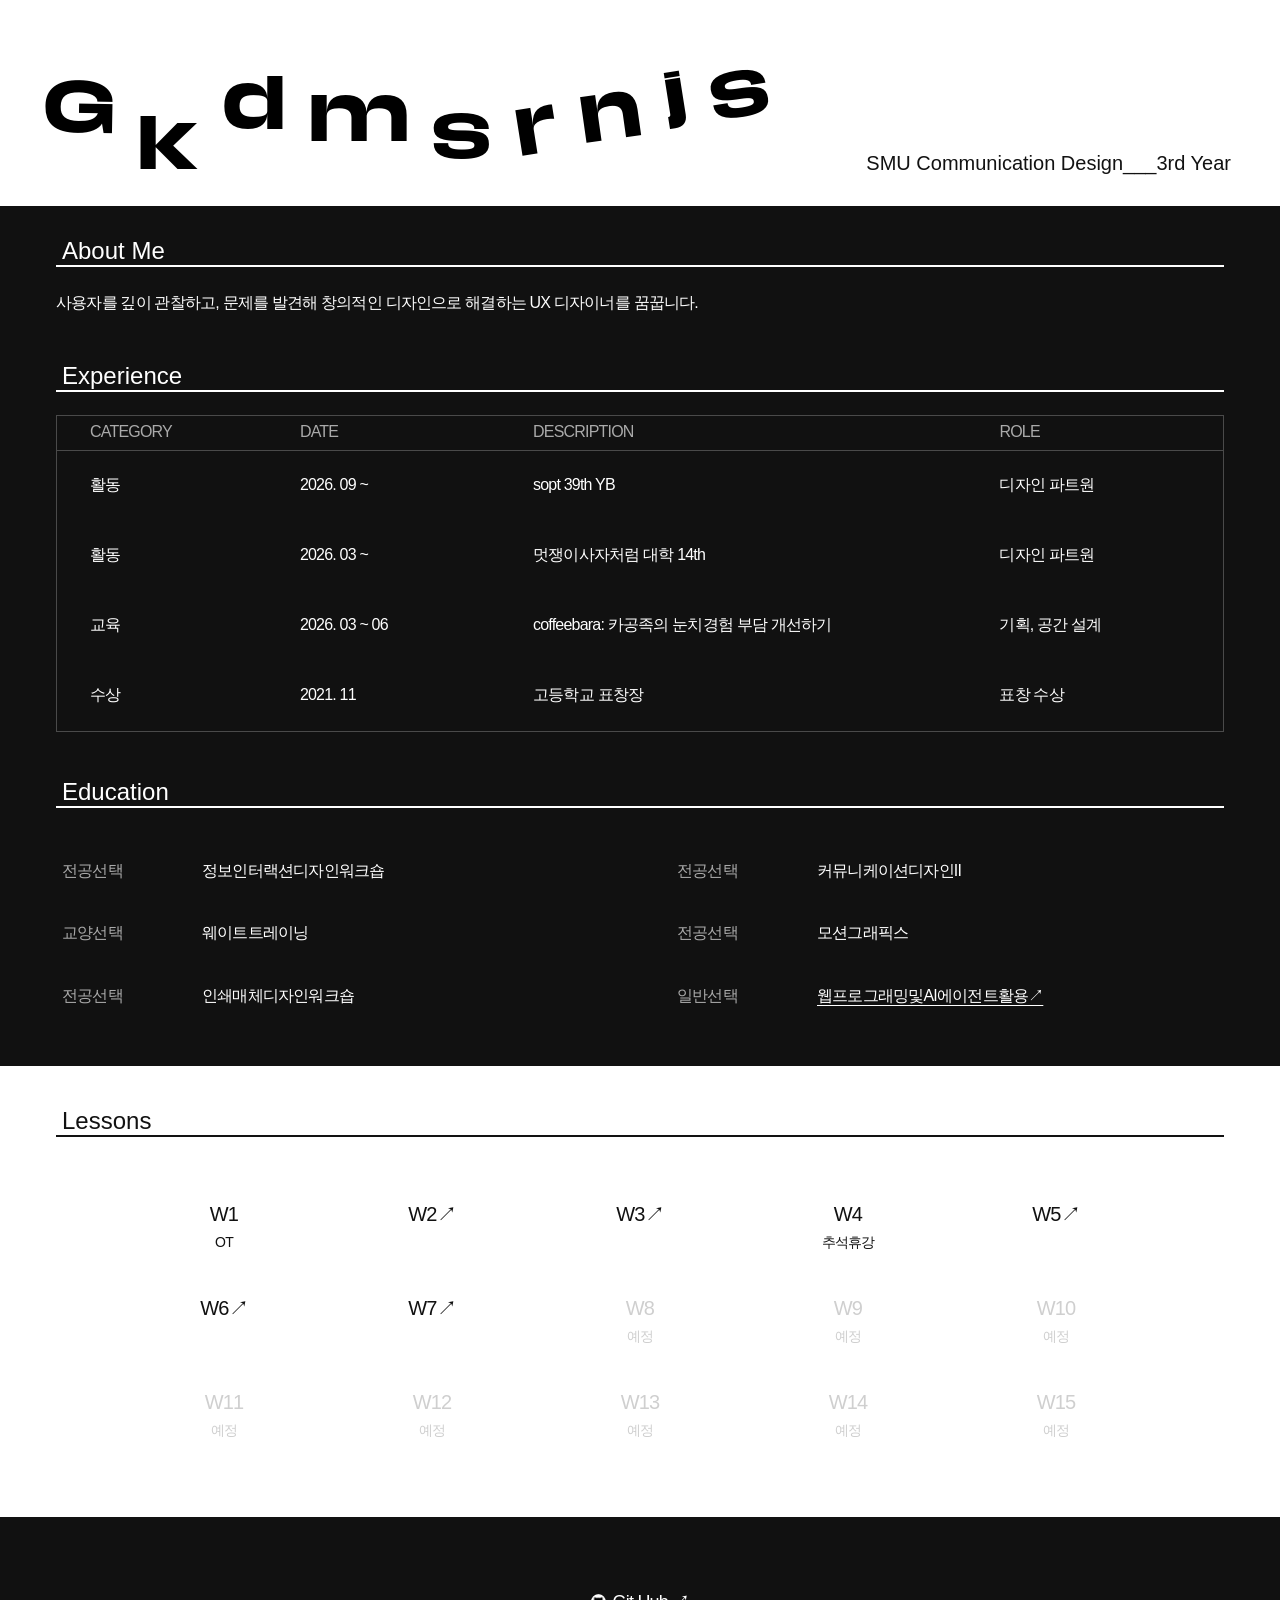
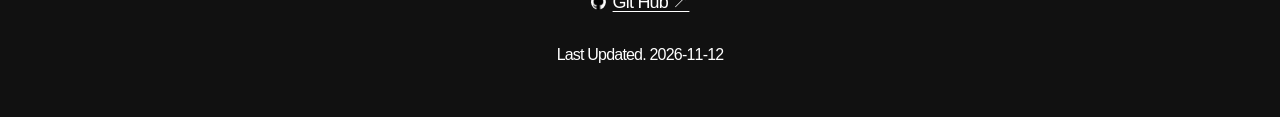
<file: portfolio.html>
<!doctype html>
<html lang="ko">
  <head>
    <meta charset="UTF-8" />
    <meta name="viewport" content="width=device-width, initial-scale=1.0" />
    <title>Resume Portfolio</title>
    <link rel="stylesheet" href="style.css" />
  </head>
  <body>
    <header class="top">
      <h1 class="name-heading">
        <span class="name-image">
          <span class="letter l1">G</span>
          <span class="letter l2">k</span>
          <span class="letter l3">d</span>
          <span class="letter l4">m</span>
          <span class="letter l5">s</span>
          <span class="letter l6">r</span>
          <span class="letter l7">n</span>
          <span class="letter l8">j</span>
          <span class="letter l9">s</span>
        </span>
      </h1>

      <p class="school">SMU Communication Design___3rd Year</p>
    </header>

    <main>
      <div class="dark-section">
        <div class="inner">
          <section class="section-block">
            <h2>About Me</h2>
            <p class="about-text">
              사용자를 깊이 관찰하고, 문제를 발견해 창의적인 디자인으로 해결하는
              UX 디자이너를 꿈꿉니다.
            </p>
          </section>

          <section class="section-block">
            <h2>Experience</h2>

            <div class="table-wrap">
              <table>
                <thead>
                  <tr>
                    <th>CATEGORY</th>
                    <th>DATE</th>
                    <th>DESCRIPTION</th>
                    <th>ROLE</th>
                  </tr>
                </thead>

                <tbody>
                  <tr>
                    <td>활동</td>
                    <td>2026. 09 ~</td>
                    <td>sopt 39th YB</td>
                    <td>디자인 파트원</td>
                  </tr>
                  <tr>
                    <td>활동</td>
                    <td>2026. 03 ~</td>
                    <td>멋쟁이사자처럼 대학 14th</td>
                    <td>디자인 파트원</td>
                  </tr>
                  <tr>
                    <td>교육</td>
                    <td>2026. 03 ~ 06</td>
                    <td>coffeebara: 카공족의 눈치경험 부담 개선하기</td>
                    <td>기획, 공간 설계</td>
                  </tr>
                  <tr>
                    <td>수상</td>
                    <td>2021. 11</td>
                    <td>고등학교 표창장</td>
                    <td>표창 수상</td>
                  </tr>
                </tbody>
              </table>
            </div>
          </section>

          <section class="section-block education">
            <h2>Education</h2>

            <div class="education-list">
              <p><span>전공선택</span>정보인터랙션디자인워크숍</p>
              <p><span>전공선택</span>커뮤니케이션디자인II</p>
              <p><span>교양선택</span>웨이트트레이닝</p>
              <p><span>전공선택</span>모션그래픽스</p>
              <p><span>전공선택</span>인쇄매체디자인워크숍</p>
              <p>
                <span>일반선택</span>
                <a href="#lessons">웹프로그래밍및AI에이전트활용↗</a>
              </p>
            </div>
          </section>
        </div>
      </div>

      <section class="lessons-section" id="lessons">
        <div class="inner">
          <h2>Lessons</h2>

          <div class="lesson-grid">
            <div class="lesson">
              <strong>W1</strong>
              <span>OT</span>
            </div>

            <a class="lesson active" href="./Lessons/doc01.html">
              <strong>W2↗</strong>
            </a>

            <a class="lesson active" href="./Lessons/doc02.html">
              <strong>W3↗</strong>
            </a>

            <div class="lesson">
              <strong>W4</strong>
              <span>추석휴강</span>
            </div>

            <a class="lesson active" href="./Lessons/doc03.html">
              <strong>W5↗</strong>
            </a>

            <a class="lesson active" href="./Lessons/doc04.html">
              <strong>W6↗</strong>
            </a>

            <a class="lesson active" href="./Lessons/doc05.html">
              <strong>W7↗</strong>
            </a>

            <div class="lesson muted">
              <strong>W8</strong>
              <span>예정</span>
            </div>

            <div class="lesson muted">
              <strong>W9</strong>
              <span>예정</span>
            </div>

            <div class="lesson muted">
              <strong>W10</strong>
              <span>예정</span>
            </div>

            <div class="lesson muted">
              <strong>W11</strong>
              <span>예정</span>
            </div>

            <div class="lesson muted">
              <strong>W12</strong>
              <span>예정</span>
            </div>

            <div class="lesson muted">
              <strong>W13</strong>
              <span>예정</span>
            </div>

            <div class="lesson muted">
              <strong>W14</strong>
              <span>예정</span>
            </div>

            <div class="lesson muted">
              <strong>W15</strong>
              <span>예정</span>
            </div>
          </div>
        </div>
      </section>
    </main>

    <footer>
      <a
        class="github-link"
        href="https://github.com/gkdmsrnjs"
        target="_blank"
        rel="noopener"
      >
        <img src="./Source/GitHub_L.svg" alt="" width="16" height="16" />
        <span>Git Hub ↗</span>
      </a>

      <p>Last Updated. 2026-11-12</p>
    </footer>
  </body>
</html>
</file>
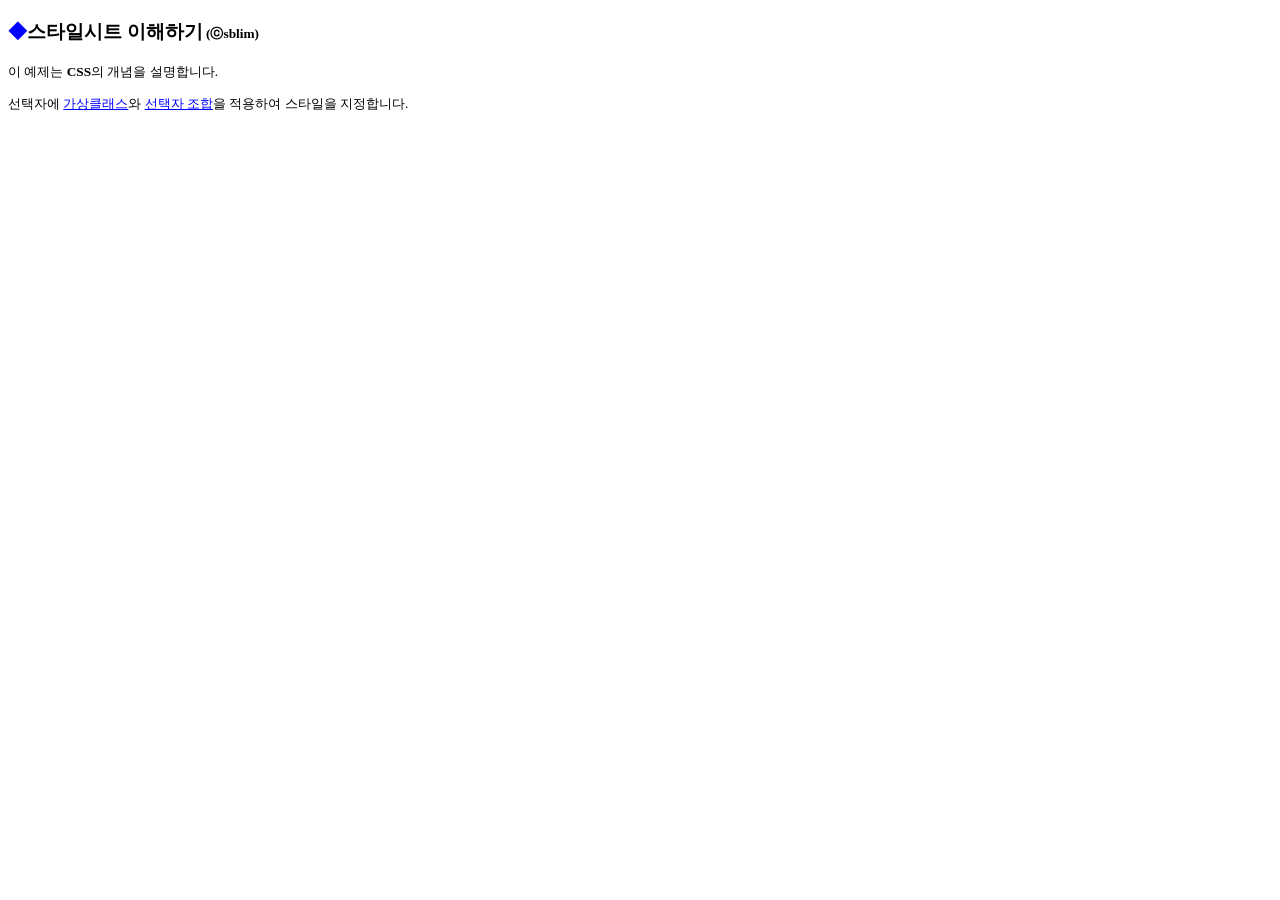
<file: Lessons/doc03.html>
<!doctype html>
<html>
  <title>W5</title>
  <meta charset="UTF-8" />
  <head>
    <style type="text/css">
      p {
        font-size: 10pt;
      }
      a:link {
        color: blue;
      }
      a:visited {
        color: green;
      }
      h3:before {
        content: '◆';
        color: blue;
      }
      h3:after {
        content: ' (ⓒsblim)';
        font-size: 10pt;
      }
    </style>
  </head>
  <body>
    <h3><strong>스타일시트</strong> 이해하기</h3>
    <p>이 예제는 <strong>CSS</strong>의 개념을 설명합니다.</p>
    <p>
      선택자에 <a href="http://www.w3c.org">가상클래스</a>와
      <a href="https://www.smu.ac.kr">선택자 조합</a>을 적용하여 스타일을
      지정합니다.
    </p>
  </body>
</html>
</file>
<file: cafe/style.css>
:root{
  --ivory:#F7F3EC; --sand:#EBE3D6; --warm-gray:#CFC6B8; --taupe:#6F665A;
  --charcoal:#2E2A27; --rattan:#C9A66B; --amber:#F0C275; --palm:#3F6B4F;
  --serif-en:'Cormorant Garamond',serif; --sans:'Noto Sans KR',sans-serif;
  --helv:Helvetica,'Helvetica Neue',Arial,'Noto Sans KR',sans-serif;
  --header-h:56px;
}
*{box-sizing:border-box;margin:0;padding:0}
html{scroll-behavior:smooth}
/* 본문은 얇게(300), 자간은 좁게, 행간은 넓게 */
body{background:var(--ivory);color:var(--charcoal);font-family:var(--sans);font-weight:300;font-size:16px;line-height:1.85;letter-spacing:-.02em;word-break:keep-all;-webkit-font-smoothing:antialiased}
button,input{font:inherit;letter-spacing:inherit;color:inherit}
button{background:none;border:0;cursor:pointer}
img,svg{display:block}

/* ---------- header ---------- */
.header{position:fixed;inset:0 0 auto 0;height:var(--header-h);z-index:50;display:flex;align-items:center;justify-content:space-between;padding:0 20px;color:var(--ivory);transition:background .4s,color .4s,box-shadow .4s}
.header .brand{font-family:var(--helv);font-weight:700;font-size:20px;letter-spacing:-.04em;line-height:1}
.header .menu-btn{font-family:var(--helv);font-weight:700;font-size:14px;letter-spacing:-.03em;line-height:1.4;padding:8px 16px;border:1px solid currentColor;border-radius:999px;transition:background .3s,color .3s}
.header .menu-btn:hover{background:var(--ivory);color:var(--charcoal)}
.header.scrolled{background:rgba(247,243,236,.94);color:var(--charcoal);box-shadow:0 1px 0 var(--warm-gray);backdrop-filter:blur(6px)}
.header.scrolled .menu-btn:hover{background:var(--charcoal);color:var(--ivory)}

/* ---------- hero ---------- */
.hero{position:relative;min-height:100vh;min-height:100svh;overflow:hidden;display:flex;flex-direction:column;align-items:center;justify-content:center;text-align:center;padding:clamp(200px,32vh,300px) 24px 120px;color:var(--ivory);background:linear-gradient(180deg,#1d1a18 0%,#2E2A27 55%,#3a332d 100%);transition:background .6s,color .6s}
.hero::after{content:"";position:absolute;left:0;right:0;bottom:0;height:140px;background:linear-gradient(180deg,rgba(247,243,236,0),var(--ivory));z-index:4;pointer-events:none}
.plants,.palm{position:absolute;pointer-events:none}
.plants{top:0;left:0;width:100%;height:62%;z-index:1}
.palm{bottom:-10px;height:62%;z-index:2;max-width:46vw}
.palm.left{left:-30px}
.palm.right{right:-30px;transform:scaleX(-1)}
.sway{transform-box:fill-box;transform-origin:50% 0;animation:sway 7s ease-in-out infinite alternate}
.palm .sway{transform-origin:50% 100%;animation-duration:9s}
@keyframes sway{from{transform:rotate(-1.6deg)}to{transform:rotate(1.6deg)}}

.lamp{position:absolute;top:0;left:var(--x);z-index:3;display:flex;flex-direction:column;align-items:center;transform-origin:50% 0;animation:lampSway var(--dur) ease-in-out var(--delay) infinite alternate}
.lamp .cord{width:1.5px;height:var(--cord);background:linear-gradient(var(--taupe),var(--rattan))}
.lamp .shade{position:relative;width:var(--w);height:calc(var(--w) * .62);border-radius:50% 50% 0 0 / 100% 100% 0 0;background:
  repeating-linear-gradient(55deg,rgba(70,45,20,.32) 0 2px,transparent 2px 7px),
  repeating-linear-gradient(-55deg,rgba(70,45,20,.32) 0 2px,transparent 2px 7px),
  linear-gradient(180deg,#d8b87c,#b8955a);
  box-shadow:inset 0 -10px 18px rgba(255,214,140,.55)}
.lamp .shade::before{content:"";position:absolute;left:8%;right:8%;bottom:-3px;height:9px;border-radius:50%;background:radial-gradient(ellipse at center,#FFE9B8 0%,var(--amber) 55%,transparent 100%)}
.lamp .glow{position:absolute;top:calc(var(--cord) + var(--w) * .45);width:calc(var(--w) * 2.2);height:calc(var(--w) * 1.6);border-radius:50%;background:radial-gradient(ellipse at 50% 20%,rgba(240,194,117,.55),rgba(240,194,117,.14) 45%,transparent 70%);animation:breathe 5s ease-in-out var(--delay) infinite alternate;z-index:-1}
@keyframes lampSway{from{transform:rotate(-1.8deg)}to{transform:rotate(1.8deg)}}
@keyframes breathe{from{opacity:.65}to{opacity:1}}

.hero-content{position:relative;z-index:5}
.hero .eyebrow{font-family:var(--serif-en);font-style:italic;font-weight:400;font-size:18px;opacity:.9;letter-spacing:0}
.hero h1{font-family:'Barlow Condensed','Arial Narrow','Helvetica Neue',Arial,sans-serif;font-weight:700;font-size:clamp(54px,16vw,128px);line-height:1;letter-spacing:-.01em;margin:.32em 0 .4em;transform:scaleY(1.45);transform-origin:50% 50%}
.hero .hours{margin-top:30px;font-size:14px;font-weight:300;line-height:1.8;letter-spacing:-.01em;opacity:.92}
.cta{display:inline-block;margin-top:30px;padding:14px 36px;border-radius:999px;background:var(--amber);color:var(--charcoal);font-weight:700;letter-spacing:-.02em;line-height:1.5;font-size:16px;transition:transform .25s,box-shadow .25s;box-shadow:0 6px 24px rgba(240,194,117,.35)}
.cta:hover{transform:translateY(-2px);box-shadow:0 10px 30px rgba(240,194,117,.5)}

/* ---------- common sections ---------- */
section{padding:84px 24px}
.wrap{max-width:720px;margin:0 auto}
.kicker{font-family:var(--serif-en);font-weight:700;font-size:14px;letter-spacing:.02em;text-transform:uppercase;color:var(--taupe)}
.h2{font-family:var(--serif-en);font-weight:700;font-size:clamp(34px,8vw,48px);line-height:1.2;letter-spacing:-.02em;margin:8px 0 6px}
.h2 small{display:block;font-family:var(--sans);font-weight:700;font-size:16px;line-height:1.6;letter-spacing:-.02em;color:var(--taupe);margin-top:8px}
.double-rule{border:0;height:5px;border-top:1px solid var(--charcoal);border-bottom:1px solid var(--charcoal);margin:18px 0;opacity:.85}
.js .reveal{opacity:0;transform:translateY(16px);transition:opacity .9s ease,transform .9s ease}
.js .reveal.in{opacity:1;transform:none}

/* story */
.story p{font-weight:300;font-size:clamp(17px,4.4vw,20px);line-height:2.1;letter-spacing:-.02em;margin-bottom:8px}
.story p.en{font-family:var(--serif-en);font-style:italic;font-weight:400;font-size:clamp(18px,4.4vw,21px);line-height:1.8;letter-spacing:0;color:var(--taupe);margin-top:24px}

/* moments */
.moments{background:var(--sand)}
.moment-grid{display:grid;gap:34px;margin-top:34px}
@media(min-width:720px){.moment-grid{grid-template-columns:repeat(3,1fr)}}
.moment{text-align:center}
.moment svg{margin:0 auto 14px;width:64px;height:64px;stroke:var(--charcoal);fill:none;stroke-width:1.2;stroke-linecap:round;stroke-linejoin:round}
.moment h3{font-family:var(--serif-en);font-size:22px;font-weight:700;line-height:1.3;letter-spacing:-.01em}
.moment .ko{font-size:14px;font-weight:700;line-height:1.6;color:var(--taupe);margin-top:2px}
.moment p{font-size:14.5px;font-weight:300;line-height:1.8;margin-top:8px}

/* ---------- menu ---------- */
.menu-sec{padding-top:70px}
.logo-cup{width:70px;height:70px;margin:0 0 6px;stroke:var(--charcoal);fill:none;stroke-width:1.3;stroke-linecap:round;stroke-linejoin:round}
.tabs{position:sticky;top:var(--header-h);z-index:30;background:rgba(247,243,236,.96);backdrop-filter:blur(6px);border-bottom:1px solid var(--warm-gray)}
.tabs .wrap{display:flex;gap:2px;overflow-x:auto;scrollbar-width:none;padding:0 12px}
.tabs .wrap::-webkit-scrollbar{display:none}
.tab{flex:0 0 auto;padding:14px 14px 10px;text-align:center;line-height:1.35;border-bottom:2px solid transparent;color:var(--taupe);transition:color .25s,border-color .25s}
.tab .en{display:block;font-family:var(--serif-en);font-weight:700;font-size:16px;letter-spacing:.02em;text-transform:uppercase}
.tab .ko{display:block;font-weight:500;font-size:12.5px}
.tab.active{color:var(--charcoal);border-bottom-color:var(--charcoal)}
.menu-body{padding:40px 24px 30px}
.menu-list{animation:fadeIn .5s ease}
@keyframes fadeIn{from{opacity:0;transform:translateY(8px)}to{opacity:1;transform:none}}
.sub-title{display:flex;align-items:baseline;gap:10px;margin:36px 0 4px;font-family:var(--serif-en);font-weight:700;font-size:20px;line-height:1.4;letter-spacing:.02em;text-transform:uppercase}
.sub-title:first-child{margin-top:0}
.sub-title .ko{font-family:var(--sans);font-weight:700;font-size:14px;letter-spacing:-.02em;text-transform:none;color:var(--taupe)}
.beans{display:grid;gap:12px;margin-bottom:10px}
@media(min-width:560px){.beans{grid-template-columns:1fr 1fr}}
.bean{background:var(--sand);border-radius:10px;padding:14px 16px}
.bean b{font-family:var(--serif-en);font-size:19px;font-weight:700;letter-spacing:0}
.bean .dots{float:right;letter-spacing:.15em;color:var(--charcoal)}
.bean p{font-size:13.5px;font-weight:300;line-height:1.7;color:var(--taupe);margin-top:4px}

.item{padding:20px 0;border-bottom:1px solid rgba(207,198,184,.7)}
.item .row{display:flex;align-items:baseline;gap:10px}
.item h4{font-size:17px;font-weight:600;line-height:1.4}
.item .en{display:block;font-family:var(--serif-en);font-style:italic;font-weight:400;font-size:15px;letter-spacing:0;color:var(--taupe);line-height:1.3}
.item .leader{flex:1;border-bottom:1px dotted var(--taupe);transform:translateY(-5px);min-width:16px;opacity:.6}
.item .price{font-weight:600;font-variant-numeric:tabular-nums;font-size:17px}
.item .desc{font-size:14.5px;font-weight:300;line-height:1.75;color:var(--taupe);margin-top:6px}
.item .foot{display:flex;align-items:center;justify-content:space-between;gap:10px;margin-top:12px;flex-wrap:wrap}
.badges{display:flex;gap:6px;align-items:center;flex-wrap:wrap}
.badge{font-size:11.5px;font-weight:500;letter-spacing:0;padding:2px 9px;border-radius:999px;border:1px solid var(--charcoal);line-height:1.6}
.badge.sig{background:var(--amber);border-color:var(--amber);font-weight:700;font-size:10.5px;vertical-align:2px;margin-left:4px;white-space:nowrap}
.badge.iced{border-color:var(--palm);color:var(--palm)}
.beaninfo{font-size:12.5px;font-weight:400;line-height:1.6;color:var(--taupe)}
.actions{display:flex;align-items:center;gap:8px;margin-left:auto}
.seg{display:inline-flex;border:1px solid var(--charcoal);border-radius:999px;overflow:hidden}
.seg button{font-size:11.5px;font-weight:500;letter-spacing:0;padding:5px 11px;line-height:1.4;transition:background .2s,color .2s}
.seg button.on{background:var(--charcoal);color:var(--ivory)}
.add{font-size:14px;font-weight:600;letter-spacing:-.02em;line-height:1.4;padding:7px 16px;border-radius:999px;background:var(--charcoal);color:var(--ivory);transition:transform .15s,background .2s}
.add:active{transform:scale(.94)}
.add:hover{background:#463f3a}

.allergy{background:var(--sand)}
.allergy p{font-size:14.5px;font-weight:300;line-height:1.85;margin-bottom:14px}
.allergy dl{display:grid;gap:10px;font-size:13.5px;font-weight:300;line-height:1.9;color:#4b443e}
.allergy dt{font-weight:700;display:inline}
.allergy dd{display:inline}

.info-grid{display:grid;gap:34px}
@media(min-width:720px){.info-grid{grid-template-columns:1fr 1fr}}
.info h3{font-family:var(--serif-en);font-weight:700;font-size:20px;letter-spacing:.02em;text-transform:uppercase;margin-bottom:8px}
.info p,.info td{font-size:15px;font-weight:300;line-height:1.85}
.info .en{color:var(--taupe);font-size:13.5px}
.info table{border-collapse:collapse;width:100%}
.info td{padding:8px 0;border-bottom:1px solid rgba(207,198,184,.7);vertical-align:top}
.info td:last-child{text-align:right;font-variant-numeric:tabular-nums}

footer{background:var(--charcoal);color:var(--ivory);text-align:center;padding:48px 24px 120px}
footer .brand{font-family:var(--serif-en);font-weight:700;font-size:26px;letter-spacing:-.01em}
footer p{font-size:12.5px;font-weight:300;line-height:1.85;opacity:.75;margin-top:10px}

/* ---------- cart ---------- */
.cartbar{position:fixed;left:50%;bottom:16px;z-index:60;width:min(92vw,560px);transform:translate(-50%,140%);transition:transform .45s cubic-bezier(.2,.8,.2,1);display:flex;align-items:center;justify-content:space-between;gap:12px;padding:14px 18px 14px 22px;border-radius:999px;background:var(--charcoal);color:var(--ivory);box-shadow:0 10px 34px rgba(0,0,0,.3)}
.cartbar.show{transform:translate(-50%,0)}
.cartbar .count{display:inline-block;min-width:26px;height:26px;line-height:26px;text-align:center;border-radius:50%;background:var(--amber);color:var(--charcoal);font-weight:700;font-size:13px;margin-right:10px}
.cartbar .count.bump{animation:bump .4s ease}
@keyframes bump{40%{transform:scale(1.4)}}
.cartbar .total{font-weight:600;font-variant-numeric:tabular-nums}
.cartbar .view{font-size:14.5px;font-weight:500;letter-spacing:-.02em}

.overlay{position:fixed;inset:0;z-index:80;background:rgba(30,26,24,.5);opacity:0;pointer-events:none;transition:opacity .35s}
.overlay.open{opacity:1;pointer-events:auto}
.sheet{position:fixed;left:50%;bottom:0;z-index:90;width:min(100vw,600px);max-height:88vh;overflow:auto;background:var(--ivory);border-radius:22px 22px 0 0;padding:24px 22px 28px;transform:translate(-50%,105%);transition:transform .45s cubic-bezier(.2,.8,.2,1)}
.sheet.open{transform:translate(-50%,0)}
.sheet h3{font-family:var(--serif-en);font-size:26px;font-weight:700;line-height:1.3;letter-spacing:-.01em;display:flex;justify-content:space-between;align-items:baseline}
.sheet h3 small{font-family:var(--sans);font-size:13.5px;color:var(--taupe);font-weight:700;letter-spacing:-.02em}
.close{font-size:22px;line-height:1;padding:4px 8px;color:var(--taupe)}
.line{display:grid;grid-template-columns:1fr auto;gap:4px 12px;padding:14px 0;border-bottom:1px solid var(--warm-gray)}
.line .nm{font-weight:600;line-height:1.5}
.line .nm small{display:block;color:var(--taupe);font-family:var(--serif-en);font-style:italic;font-weight:400;letter-spacing:0;font-size:14px}
.line .lt{font-weight:600;font-variant-numeric:tabular-nums;text-align:right}
.qty{display:inline-flex;align-items:center;gap:10px;grid-column:1}
.qty button{width:28px;height:28px;border:1px solid var(--charcoal);border-radius:50%;line-height:1}
.qty span{min-width:18px;text-align:center;font-weight:500}
.rm{grid-column:2;justify-self:end;font-size:12.5px;font-weight:400;color:var(--taupe);text-decoration:underline}
.sum{display:flex;justify-content:space-between;font-size:19px;font-weight:700;padding:18px 0 6px}
.table-field{display:flex;align-items:center;gap:12px;margin:10px 0 4px}
.table-field label{font-size:14.5px;font-weight:500;line-height:1.5}
.table-field input{flex:1;min-width:0;padding:10px 14px;border:1px solid var(--charcoal);border-radius:10px;background:#fff;font-weight:400}
.hint{color:#a4472f;font-size:13px;font-weight:500;line-height:1.6;min-height:20px;margin-top:4px}
.primary{width:100%;padding:15px;border-radius:999px;background:var(--charcoal);color:var(--ivory);font-size:16px;font-weight:700;letter-spacing:-.02em;margin-top:8px}
.demo-note{font-size:12.5px;font-weight:300;line-height:1.8;color:var(--taupe);text-align:center;margin-top:12px}
.empty{padding:30px 0;text-align:center;color:var(--taupe)}
.confirm .big{font-family:var(--serif-en);font-size:30px;margin:6px 0}
.confirm .tbl{display:inline-block;margin:8px 0 14px;padding:4px 14px;border-radius:999px;background:var(--amber);font-weight:700}
.confirm ul{list-style:none;margin-bottom:6px}
.confirm li{display:flex;justify-content:space-between;padding:8px 0;line-height:1.6;border-bottom:1px dotted var(--taupe)}
.show-staff{margin-top:14px;padding:12px;border-radius:12px;background:var(--sand);font-size:14.5px;font-weight:400;line-height:1.8;text-align:center}

@media (prefers-reduced-motion:reduce){
  *,*::before,*::after{animation:none!important;transition:none!important;scroll-behavior:auto!important}
  .js .reveal{opacity:1;transform:none}
}
</file>
<file: MidTerm/style.css>
* {
  box-sizing: border-box;
}

@font-face {
  font-family: 'Media Sans Extended';
  src: url('/MidTerm/Source/mediasansextended-bold-TRIAL-BF63c7546bb2aa0.otf')
    format('opentype');
  font-weight: 700;
  font-style: normal;
  font-display: swap;
}

body {
  margin: 0;
  font-family: 'Inter', Arial, sans-serif;
  font-size: 16px;
  font-weight: 400;
  line-height: 1.8;
  letter-spacing: -0.8px;
  color: #fff;
  background-color: #111;
}

a {
  color: inherit;
  text-decoration: none;
}

.top {
  position: relative;
  height: 206px;
  padding: 48px 44px;
  background-color: #fff;
}

.name-image {
  display: flex;
  align-items: flex-start;
  gap: 0;
  max-width: 860px;
  color: #000;
  font-family: 'Media Sans Extended', Arial, Helvetica, sans-serif;
  font-weight: 700;
  font-size: 64px;
  font-style: normal;
  line-height: normal;
  letter-spacing: 25.6px;
}

.letter {
  display: inline-block;
  transition: transform 0.35s ease;
}

.l1 {
  transform: translateY(0) rotate(1deg);
}
.l2 {
  transform: translateY(36px) rotate(0deg);
}
.l3 {
  transform: translateY(-4px) rotate(0deg);
}
.l4 {
  transform: translateY(8px) rotate(0deg);
}
.l5 {
  transform: translateY(26px) rotate(0deg);
}
.l6 {
  transform: translateY(18px) rotate(-9deg);
}
.l7 {
  transform: translateY(4px) rotate(-8deg);
}
.l8 {
  transform: translateY(-10px) rotate(-9deg);
}
.l9 {
  transform: translateY(-18px) rotate(-9deg);
}

.name-image:hover .l1 {
  transform: translateY(-10px) rotate(-8deg);
}
.name-image:hover .l2 {
  transform: translateY(20px) rotate(9deg);
}
.name-image:hover .l3 {
  transform: translateY(14px) rotate(-6deg);
}
.name-image:hover .l4 {
  transform: translateY(-12px) rotate(7deg);
}
.name-image:hover .l5 {
  transform: translateY(38px) rotate(-10deg);
}
.name-image:hover .l6 {
  transform: translateY(2px) rotate(8deg);
}
.name-image:hover .l7 {
  transform: translateY(24px) rotate(-2deg);
}
.name-image:hover .l8 {
  transform: translateY(-24px) rotate(9deg);
}
.name-image:hover .l9 {
  transform: translateY(4px) rotate(-12deg);
}

.school {
  position: absolute;
  right: 49px;
  bottom: 31px;
  margin: 0;
  color: #121212;
  font-family: 'Inter', Arial, sans-serif;
  font-size: 20px;
  font-style: normal;
  font-weight: 400;
  line-height: normal;
  letter-spacing: 0;
}

.dark-section {
  background-color: #111;
  color: #fff;
  padding: 31px 0 55px;
}

.inner {
  width: min(100% - 112px, 1168px);
  margin: 0 auto;
}

.section-block {
  margin-bottom: 46px;
}

h2 {
  margin: 0 0 23px;
  padding-left: 6px;
  border-bottom: 2px solid currentColor;
  font-family: 'Inter', Arial, sans-serif;
  font-size: 24px;
  font-style: normal;
  font-weight: 500;
  line-height: normal;
  letter-spacing: 0;
}

.dark-section h2 {
  color: #fff;
}

.lessons-section h2 {
  color: #121212;
}

.about-text {
  margin: 0;
  font-size: 16px;
  line-height: 1.6;
}

.table-wrap {
  width: 100%;
  overflow-x: auto;
  border: 1px solid #4a4a4a;
}

table {
  width: 100%;
  min-width: 900px;
  border-collapse: collapse;
  font-size: 16px;
}

th,
td {
  height: 70px;
  padding: 0 33px;
  text-align: left;
  vertical-align: middle;
}

th {
  height: 35px;
  padding-top: 0;
  padding-bottom: 0;
  border-bottom: 1px solid #4a4a4a;
  color: #aaa;
  font-weight: 400;
}

td:nth-child(1) {
  width: 18%;
}

td:nth-child(2) {
  width: 20%;
}

td:nth-child(3) {
  width: 40%;
}

td:nth-child(4) {
  width: 22%;
}

.education {
  margin-bottom: 0;
}

.education-list {
  display: grid;
  grid-template-columns: 1fr 1fr;
  gap: 34px 74px;
  padding: 26px 6px 0;
  font-size: 16px;
}

.education-list p {
  display: grid;
  grid-template-columns: 140px 1fr;
  margin: 0;
}

.education-list span {
  color: #a9a9a9;
}

.education-list a {
  text-decoration: underline;
  text-decoration-color: transparent;
  text-decoration-color: currentColor;
  text-underline-offset: 4px;
  transition:
    color 0.2s,
    text-decoration-color 0.2s;
}

.education-list a:hover,
.education-list a:focus-visible {
  color: #d8d8d8;
  text-decoration-color: currentColor;
}

.lessons-section {
  background-color: #fff;
  color: #111;
  padding: 41px 0 73px;
}

.lesson-grid {
  display: grid;
  grid-template-columns: repeat(5, 1fr);
  row-gap: 39px;
  padding: 40px 64px 0;
  text-align: center;
}

.lesson {
  min-height: 54px;
  display: flex;
  flex-direction: column;
  align-items: center;
  justify-content: flex-start;
  transition:
    color 0.2s,
    transform 0.2s;
}

.lesson strong {
  font-size: 20px;
  font-weight: 400;
  line-height: 1.4;
}

.lesson span {
  margin-top: 2px;
  font-size: 14px;
  font-weight: 400;
}

a.lesson.active:hover {
  color: #555;
  transform: translateY(-4px);
}

.lesson.muted {
  color: #cfcfcf;
  cursor: default;
}

footer {
  min-height: 200px;
  padding: 69px 20px 30px;
  background-color: #111;
  color: #fff;
  text-align: center;
}

.github-link {
  display: inline-flex;
  align-items: center;
  gap: 6px;
  margin-bottom: 23px;
  font-size: 18px;
  text-decoration: underline;
  text-underline-offset: 3px;
}

.github-link img {
  width: 16px;
  height: 16px;
  object-fit: contain;
}

.github-link:hover {
  color: #d8d8d8;
}

footer p {
  margin: 0;
  font-size: 16px;
}

@media (max-width: 900px) {
  .top {
    min-height: 220px;
    padding: 36px 24px;
  }

  .name-image {
    gap: 0;
    font-size: 48px;
    letter-spacing: 12px;
  }

  .school {
    position: static;
    margin-top: 52px;
    font-size: 18px;
    text-align: right;
  }

  .inner {
    width: min(100% - 40px, 1430px);
  }

  h2 {
    font-size: 26px;
  }

  .education-list {
    grid-template-columns: 1fr;
    gap: 22px;
  }

  .lesson-grid {
    grid-template-columns: repeat(3, 1fr);
    padding: 26px 10px 0;
    row-gap: 42px;
  }
}

@media (max-width: 520px) {
  .name-image {
    gap: 0;
    font-size: 24px;
    letter-spacing: 4px;
  }

  .school {
    font-size: 15px;
    text-align: left;
  }

  .about-text,
  table,
  .education-list {
    font-size: 16px;
  }

  th,
  td {
    padding: 18px 22px;
  }

  .education-list p {
    grid-template-columns: 90px 1fr;
  }

  .lesson-grid {
    grid-template-columns: repeat(2, 1fr);
  }

  .lesson strong {
    font-size: 22px;
  }
}
</file>
<file: style.css>
* {
  box-sizing: border-box;
}

@font-face {
  font-family: 'Media Sans Extended';
  src: url('./Source/mediasansextended-bold-TRIAL-BF63c7546bb2aa0.otf')
    format('opentype');
  font-weight: 700;
  font-style: normal;
  font-display: swap;
}

body {
  margin: 0;
  font-family: 'Inter', Arial, sans-serif;
  font-size: 16px;
  font-weight: 400;
  line-height: 1.8;
  letter-spacing: -0.8px;
  color: #fff;
  background-color: #111;
}

a {
  color: inherit;
  text-decoration: none;
}

.top {
  position: relative;
  height: 206px;
  padding: 48px 44px;
  background-color: #fff;
}

.name-image {
  display: flex;
  align-items: flex-start;
  gap: 0;
  max-width: 860px;
  color: #000;
  font-family: 'Media Sans Extended', Arial, Helvetica, sans-serif;
  font-weight: 700;
  font-size: 64px;
  font-style: normal;
  line-height: normal;
  letter-spacing: 25.6px;
}

.letter {
  display: inline-block;
  transition: transform 0.35s ease;
}

.l1 {
  transform: translateY(0) rotate(1deg);
}
.l2 {
  transform: translateY(36px) rotate(0deg);
}
.l3 {
  transform: translateY(-4px) rotate(0deg);
}
.l4 {
  transform: translateY(8px) rotate(0deg);
}
.l5 {
  transform: translateY(26px) rotate(0deg);
}
.l6 {
  transform: translateY(18px) rotate(-9deg);
}
.l7 {
  transform: translateY(4px) rotate(-8deg);
}
.l8 {
  transform: translateY(-10px) rotate(-9deg);
}
.l9 {
  transform: translateY(-18px) rotate(-9deg);
}

.name-image:hover .l1 {
  transform: translateY(-10px) rotate(-8deg);
}
.name-image:hover .l2 {
  transform: translateY(20px) rotate(9deg);
}
.name-image:hover .l3 {
  transform: translateY(14px) rotate(-6deg);
}
.name-image:hover .l4 {
  transform: translateY(-12px) rotate(7deg);
}
.name-image:hover .l5 {
  transform: translateY(38px) rotate(-10deg);
}
.name-image:hover .l6 {
  transform: translateY(2px) rotate(8deg);
}
.name-image:hover .l7 {
  transform: translateY(24px) rotate(-2deg);
}
.name-image:hover .l8 {
  transform: translateY(-24px) rotate(9deg);
}
.name-image:hover .l9 {
  transform: translateY(4px) rotate(-12deg);
}

.school {
  position: absolute;
  right: 49px;
  bottom: 31px;
  margin: 0;
  color: #121212;
  font-family: 'Inter', Arial, sans-serif;
  font-size: 20px;
  font-style: normal;
  font-weight: 400;
  line-height: normal;
  letter-spacing: 0;
}

.dark-section {
  background-color: #111;
  color: #fff;
  padding: 31px 0 55px;
}

.inner {
  width: min(100% - 112px, 1168px);
  margin: 0 auto;
}

.section-block {
  margin-bottom: 46px;
}

h2 {
  margin: 0 0 23px;
  padding-left: 6px;
  border-bottom: 2px solid currentColor;
  font-family: 'Inter', Arial, sans-serif;
  font-size: 24px;
  font-style: normal;
  font-weight: 500;
  line-height: normal;
  letter-spacing: 0;
}

.dark-section h2 {
  color: #fff;
}

.lessons-section h2 {
  color: #121212;
}

.about-text {
  margin: 0;
  font-size: 16px;
  line-height: 1.6;
}

.table-wrap {
  width: 100%;
  overflow-x: auto;
  border: 1px solid #4a4a4a;
}

table {
  width: 100%;
  min-width: 900px;
  border-collapse: collapse;
  font-size: 16px;
}

th,
td {
  height: 70px;
  padding: 0 33px;
  text-align: left;
  vertical-align: middle;
}

th {
  height: 35px;
  padding-top: 0;
  padding-bottom: 0;
  border-bottom: 1px solid #4a4a4a;
  color: #aaa;
  font-weight: 400;
}

td:nth-child(1) {
  width: 18%;
}

td:nth-child(2) {
  width: 20%;
}

td:nth-child(3) {
  width: 40%;
}

td:nth-child(4) {
  width: 22%;
}

.education {
  margin-bottom: 0;
}

.education-list {
  display: grid;
  grid-template-columns: 1fr 1fr;
  gap: 34px 74px;
  padding: 26px 6px 0;
  font-size: 16px;
}

.education-list p {
  display: grid;
  grid-template-columns: 140px 1fr;
  margin: 0;
}

.education-list span {
  color: #a9a9a9;
}

.education-list a {
  text-decoration: underline;
  text-decoration-color: transparent;
  text-decoration-color: currentColor;
  text-underline-offset: 4px;
  transition:
    color 0.2s,
    text-decoration-color 0.2s;
}

.education-list a:hover,
.education-list a:focus-visible {
  color: #d8d8d8;
  text-decoration-color: currentColor;
}

.lessons-section {
  background-color: #fff;
  color: #111;
  padding: 41px 0 73px;
}

.lesson-grid {
  display: grid;
  grid-template-columns: repeat(5, 1fr);
  row-gap: 39px;
  padding: 40px 64px 0;
  text-align: center;
}

.lesson {
  min-height: 54px;
  display: flex;
  flex-direction: column;
  align-items: center;
  justify-content: flex-start;
  transition:
    color 0.2s,
    transform 0.2s;
}

.lesson strong {
  font-size: 20px;
  font-weight: 400;
  line-height: 1.4;
}

.lesson span {
  margin-top: 2px;
  font-size: 14px;
  font-weight: 400;
}

a.lesson.active:hover {
  color: #555;
  transform: translateY(-4px);
}

.lesson.muted {
  color: #cfcfcf;
  cursor: default;
}

footer {
  min-height: 200px;
  padding: 69px 20px 30px;
  background-color: #111;
  color: #fff;
  text-align: center;
}

.github-link {
  display: inline-flex;
  align-items: center;
  gap: 6px;
  margin-bottom: 23px;
  font-size: 18px;
  text-decoration: underline;
  text-underline-offset: 3px;
}

.github-link img {
  width: 16px;
  height: 16px;
  object-fit: contain;
}

.github-link:hover {
  color: #d8d8d8;
}

footer p {
  margin: 0;
  font-size: 16px;
}

@media (max-width: 900px) {
  .top {
    min-height: 220px;
    padding: 36px 24px;
  }

  .name-image {
    gap: 0;
    font-size: 48px;
    letter-spacing: 12px;
  }

  .school {
    position: static;
    margin-top: 52px;
    font-size: 18px;
    text-align: right;
  }

  .inner {
    width: min(100% - 40px, 1430px);
  }

  h2 {
    font-size: 26px;
  }

  .education-list {
    grid-template-columns: 1fr;
    gap: 22px;
  }

  .lesson-grid {
    grid-template-columns: repeat(3, 1fr);
    padding: 26px 10px 0;
    row-gap: 42px;
  }
}

@media (max-width: 520px) {
  .name-image {
    gap: 0;
    font-size: 24px;
    letter-spacing: 4px;
  }

  .school {
    font-size: 15px;
    text-align: left;
  }

  .about-text,
  table,
  .education-list {
    font-size: 16px;
  }

  th,
  td {
    padding: 18px 22px;
  }

  .education-list p {
    grid-template-columns: 90px 1fr;
  }

  .lesson-grid {
    grid-template-columns: repeat(2, 1fr);
  }

  .lesson strong {
    font-size: 22px;
  }
  .name-heading {
    margin: 0;
    padding: 0;
    font-size: inherit;
    font-weight: inherit;
    line-height: inherit;
  }
}
</file>
